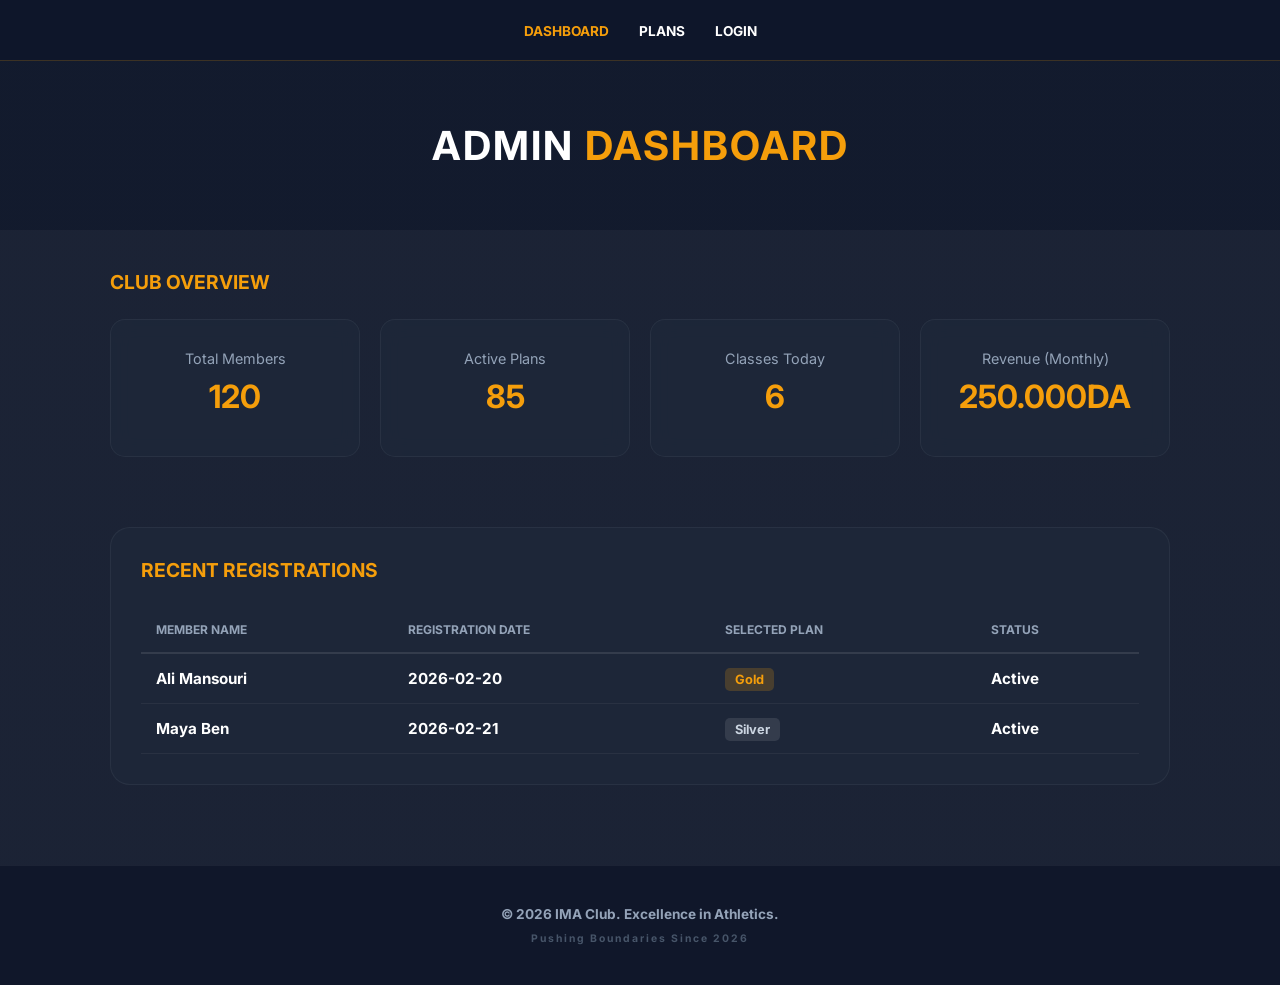
<file: admin-dashboard.html>
<!DOCTYPE html>
<html lang="en">
<head>
    <meta charset="UTF-8">
    <meta name="viewport" content="width=device-width, initial-scale=1.0">
    <title>Admin Dashboard | IMA Club</title>
    <link href="https://fonts.googleapis.com/css2?family=Inter:wght@400;600;800&display=swap" rel="stylesheet">
    <link rel="stylesheet" href="style-admin-dashboard.css">
</head>
<body>
    <nav class="navbar">
        <ul>
            <li><a href="admin-dashboard.html" class="active">Dashboard</a></li>
            <li><a href="admin-plans.html">Plans</a></li>
            <li><a href="admin-login.html">Login</a></li>
        </ul>
    </nav>
    <header class="dashboard-header">
        <h1>Admin <span class="gold-text">Dashboard</span></h1>
    </header>
    <main class="dashboard-container">
        <section>
            <h2 class="section-title">Club Overview</h2>
            <ul class="stats-list">
                <li>
                    Total Members
                    <strong>120</strong>
                </li>
                <li>
                    Active Plans
                    <strong>85</strong>
                </li>
                <li>
                    Classes Today
                    <strong>6</strong>
                </li>
                <li>
                    Revenue (Monthly)
                    <strong>250.000DA<strong>
                </li>
            </ul>
        </section>
        <section class="section-card">
            <h2 class="section-title">Recent Registrations</h2>
            <div class="table-responsive">
                <table>
                    <thead>
                        <tr>
                            <th>Member Name</th>
                    <th>Registration Date</th>
                            <th>Selected Plan</th>
                            <th>Status</th>
                        </tr>
                    </thead>
                    <tbody>
                        <tr>
                            <td>Ali Mansouri</td>
                            <td>2026-02-20</td>
                            <td><span class="plan-badge gold">Gold</span></td>
                            <td>Active</td>
                        </tr>
                        <tr>
                            <td>Maya Ben</td>
                          <td>2026-02-21</td>
                            <td><span class="plan-badge silver">Silver</span></td>
                            <td>Active</td>
                        </tr>
                    </tbody>
                </table>
            </div>
        </section>
    </main>
    <footer class="footer-bottom">
        <p>&copy; 2026 <strong>IMA Club</strong>. Excellence in Athletics.</p>
    </footer>
</body>
</html>
</file>
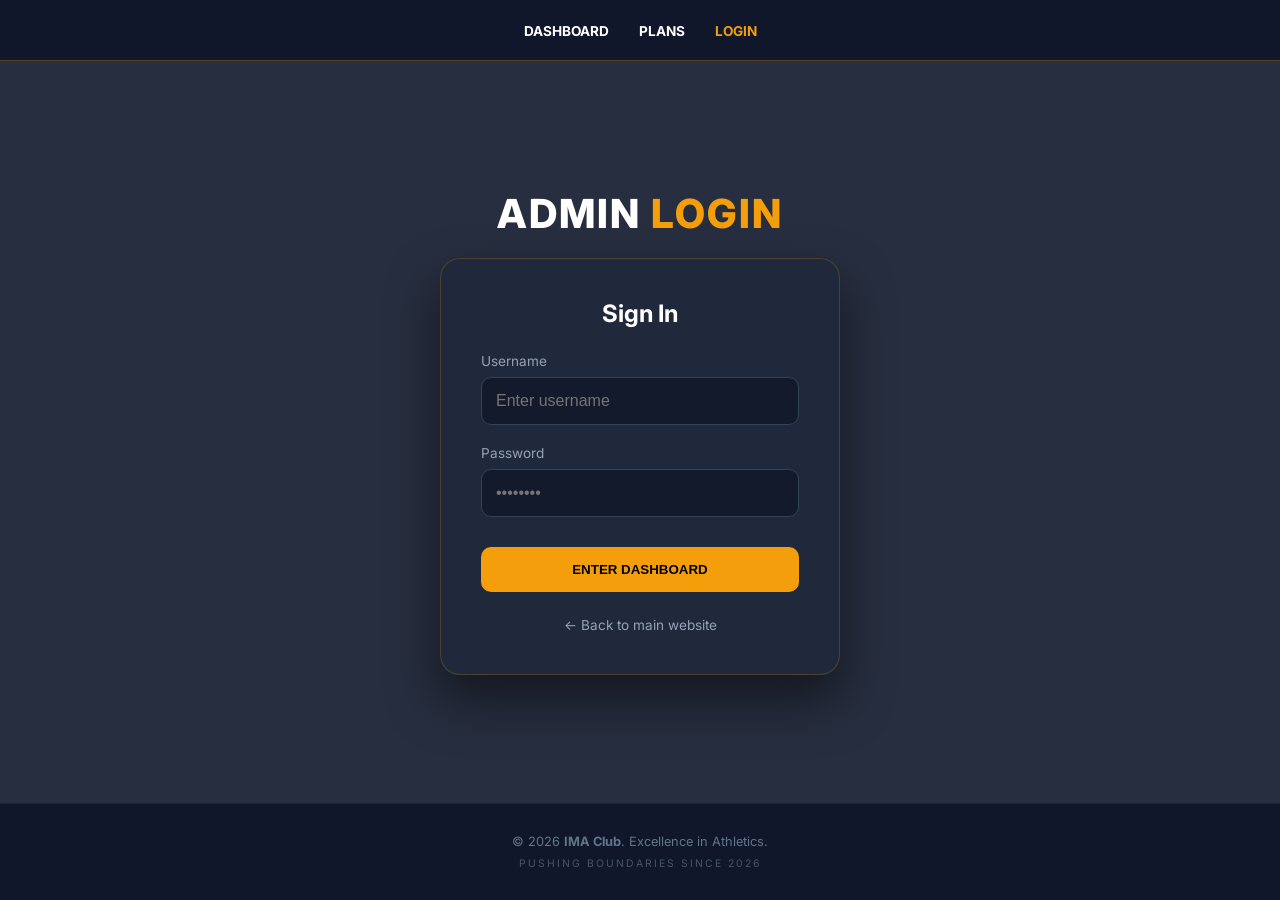
<file: admin-login.html>
<!DOCTYPE html>
<html lang="en">
<head>
    <meta charset="UTF-8">
    <meta name="viewport" content="width=device-width, initial-scale=1.0">
    <title>Admin Login | IMA Club</title>
    <link href="https://fonts.googleapis.com/css2?family=Inter:wght@400;600;800&display=swap" rel="stylesheet">
    <link rel="stylesheet" href="style-admin-login.css">
</head>
<body>

    <nav class="navbar">
        <ul>
            <li><a href="admin-dashboard.html">Dashboard</a></li>
            <li><a href="admin-plans.html">Plans</a></li>
            <li><a href="admin-login.html" class="active">Login</a></li>
        </ul>
    </nav>
    <div class="login-container">
        <header class="login-header">
            <h1>ADMIN <span class="gold-text">LOGIN</span></h1>
        </header>
        <div class="login-card">
            <h2>Sign In</h2>   
            <form class="login-form" method="POST" action="admin-dashboard.html">
                <div class="input-group">
                    <label>Username</label>
                    <input type="text" name="username" placeholder="Enter username" required>
                </div>     
                <div class="input-group">
                    <label>Password</label>
                    <input type="password" name="password" placeholder="••••••••" required>
                </div>    
                <button type="submit" class="login-btn">Enter Dashboard</button>
            </form>
            <a href="inddex.html" class="back-link">← Back to main website</a>
        </div>
    </div>
    <footer>
        <p>&copy; 2026 <strong>IMA Club</strong>. Excellence in Athletics.</p>
    </footer>
</body>
</html>
</file>
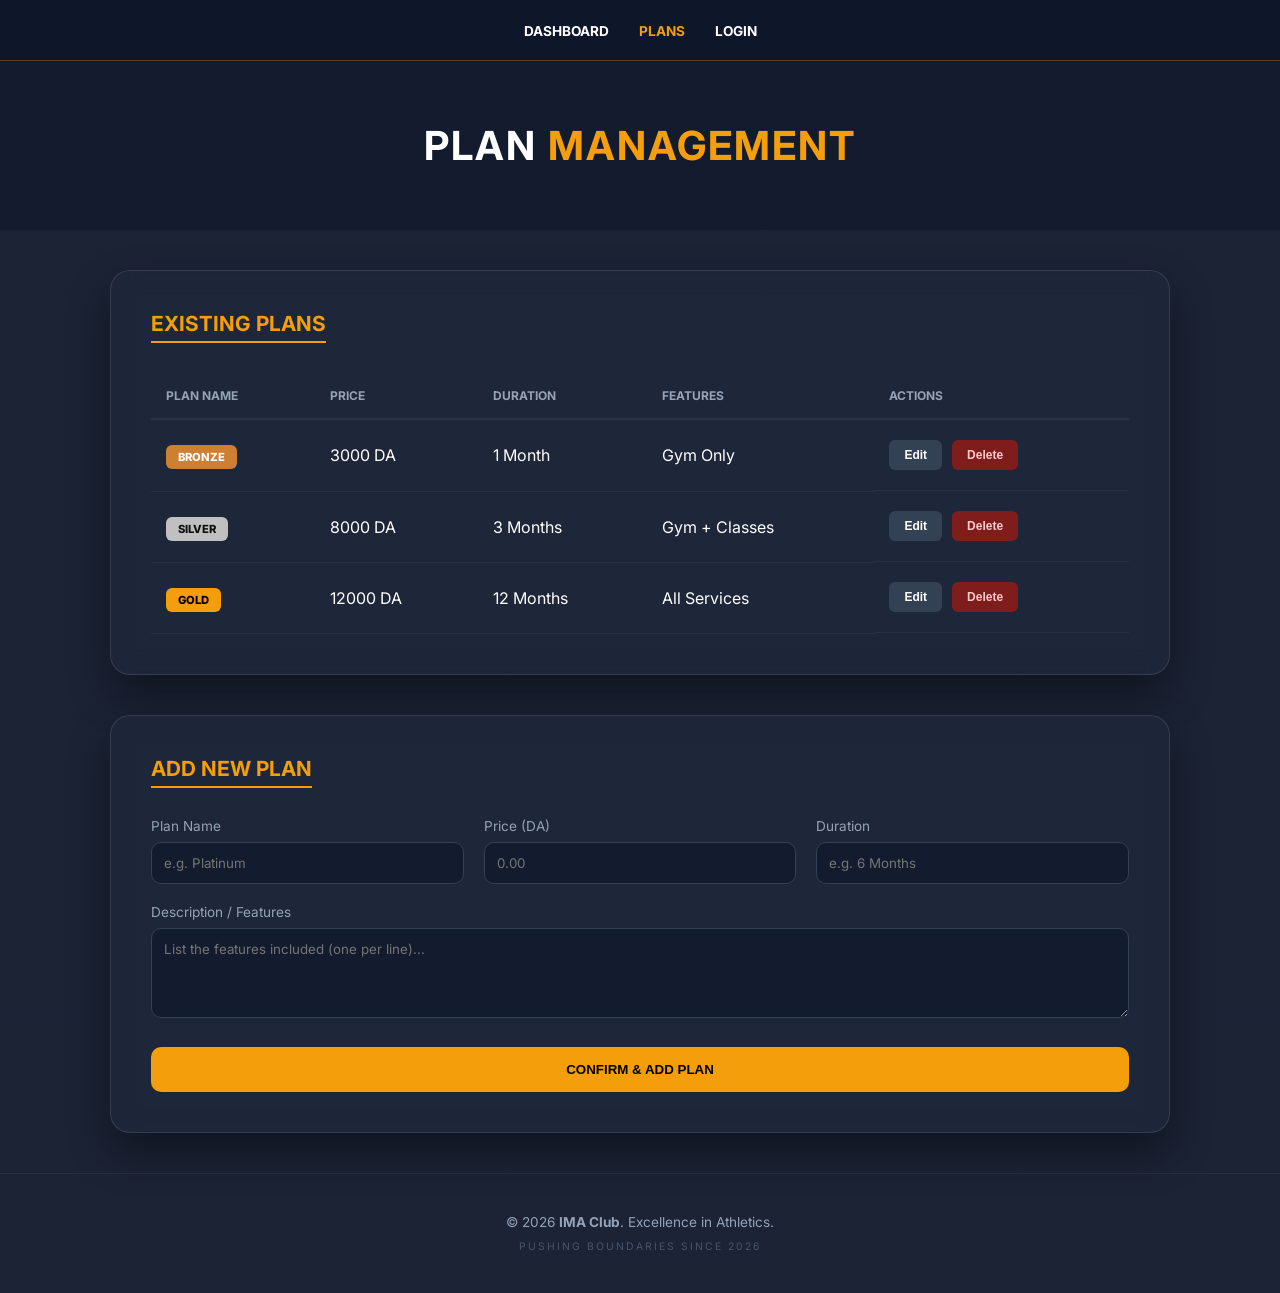
<file: admin-plans.html>
<!DOCTYPE html>
<html lang="en">
<head>
    <meta charset="UTF-8">
    <meta name="viewport" content="width=device-width, initial-scale=1.0">
    <title>Manage Plans | IMA Club</title>
    <link href="https://fonts.googleapis.com/css2?family=Inter:wght@400;600;800&display=swap" rel="stylesheet">
    <link rel="stylesheet" href="style-admin-plans.css">
</head>
<body>
    <nav class="navbar">
        <ul>
            <li><a href="admin-dashboard.html">Dashboard</a></li>
            <li><a href="admin-plans.html" class="active">Plans</a></li>
            <li><a href="admin-login.html">Login</a></li>
        </ul>
    </nav>
    <header class="admin-header">
        <h1>Plan <span class="gold-text">Management</span></h1>
    </header>
    <div class="admin-container">
        <main class="admin-content">            
            <section class="table-section">
                <div class="section-card">
                    <h2>Existing Plans</h2>
                    <div class="table-responsive">
                        <table>
                            <thead>
                                <tr>
                                 <th>Plan Name</th>
                                    <th>Price</th>
                                    <th>Duration</th>
                                    <th>Features</th>
                                    <th>Actions</th>
                                </tr>
                            </thead>
                            <tbody>
                                <tr>                                    <td><span class="plan-badge bronze-bg">Bronze</span></td>
                                  <td>3000 DA</td>
                                    <td>1 Month</td>
                                    <td>Gym Only</td>
                                    <td class="actions">
                                        <button class="btn-edit">Edit</button>
                                        <button class="btn-delete">Delete</button>
                                    </td>
                                </tr>
                                <tr>
                                    <td><span class="plan-badge silver-bg">Silver</span></td>
                                    <td>8000 DA</td>
                                    <td>3 Months</td>
                                    <td>Gym + Classes</td>
                                    <td class="actions">
                                        <button class="btn-edit">Edit</button>
                                        <button class="btn-delete">Delete</button>
                                    </td>
                                </tr>
                                <tr>                                  <td><span class="plan-badge gold-bg">Gold</span></td>                                  <td>12000 DA</td>
                                    <td>12 Months</td>
                                    <td>All Services</td>
                                    <td class="actions">                                    <button class="btn-edit">Edit</button>
                                        <button class="btn-delete">Delete</button>
                                    </td>
                                </tr>
                            </tbody>
                        </table>
                    </div>
                </div>
            </section>
            <section class="form-section">
                <div class="section-card">
                    <h2>Add New Plan</h2>
                    <form class="admin-form">
                        <div class="form-grid">
                            <div class="input-group">
                              <label>Plan Name</label>
                                <input type="text" placeholder="e.g. Platinum" required>
                                </div>
                            <div class="input-group">
                                <label>Price (DA)</label>
                                <input type="number" placeholder="0.00" required>
                            </div>
                            <div class="input-group">                              <label>Duration</label>
                                <input type="text" placeholder="e.g. 6 Months" required>
                            </div>
                            <div class="input-group full-width">                              <label>Description / Features</label>
                                <textarea rows="4" placeholder="List the features included (one per line)..."></textarea>
                            </div>
                        </div>
                        <button type="submit" class="btn-add">Confirm & Add Plan</button>
                    </form>
                </div>
            </section>
        </main>
    </div>
    <footer class="footer-bottom">
        <p>&copy; 2026 <strong>IMA Club</strong>. Excellence in Athletics.</p>
    </footer>
</body>
</html>
</file>
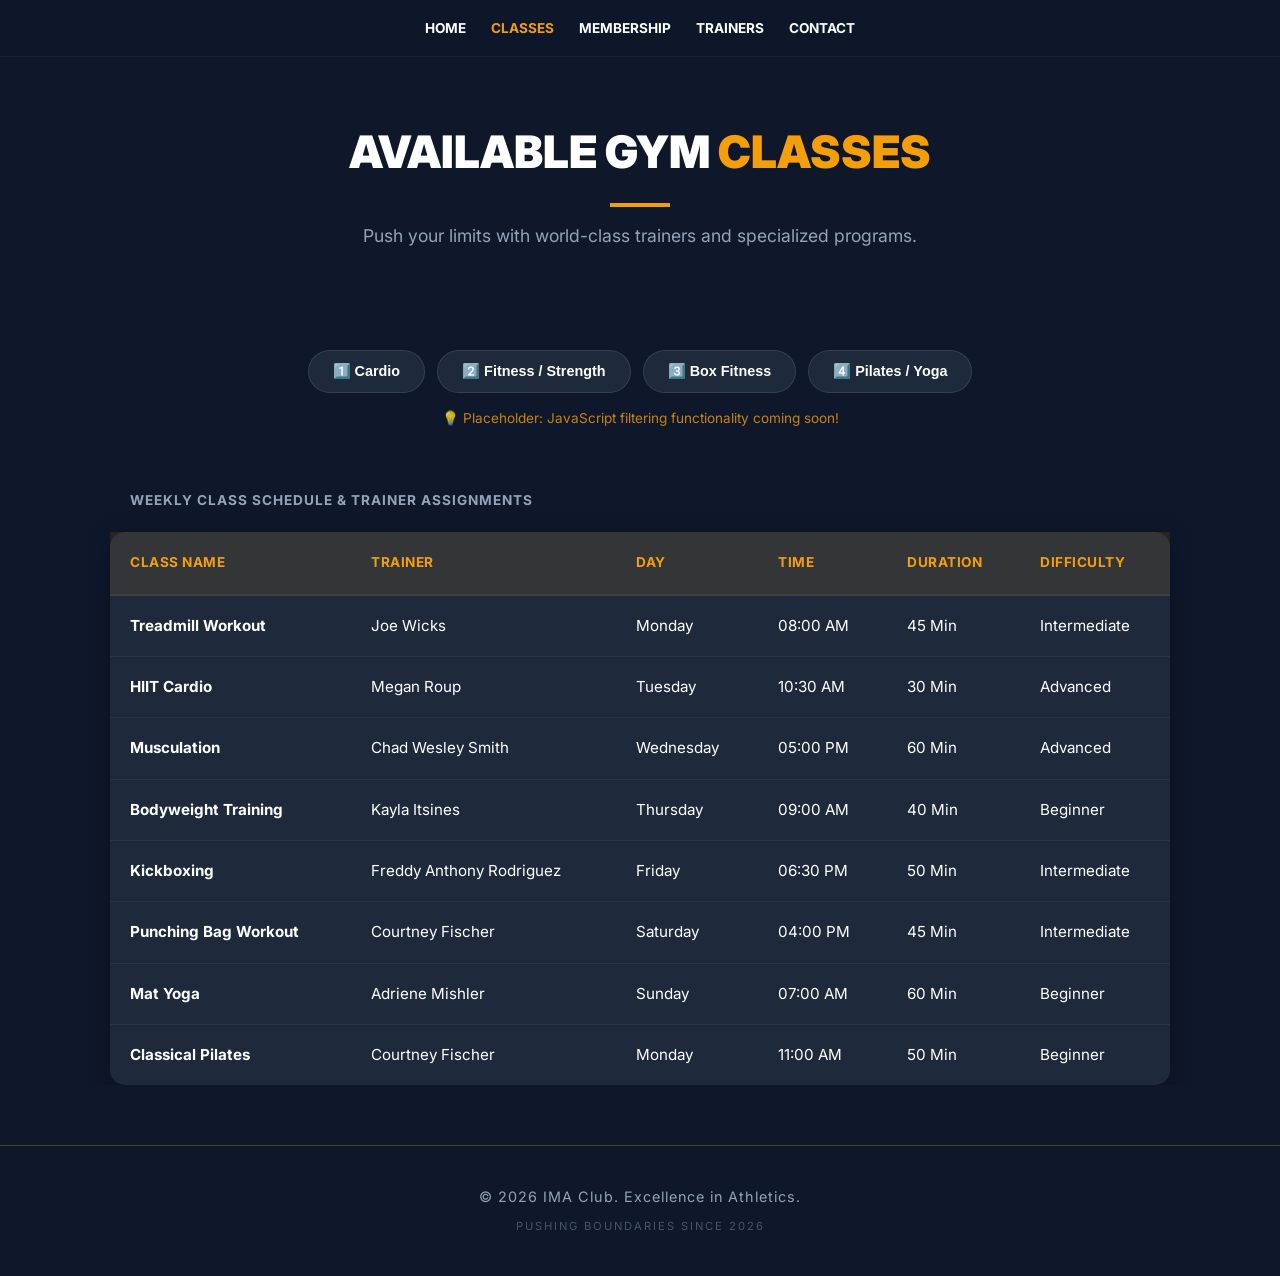
<file: classes.html>
<!DOCTYPE html>
<html lang="en">
<head>
    <meta charset="UTF-8">
   <meta name="viewport" content="width=device-width, initial-scale=1.0">
<link rel="stylesheet" href="style-classes.css">
    <title>Gym Class Schedule | Global Fitness</title>
</head>
<body>
<nav class="navbar">
  <input type="checkbox" id="check">
  <label for="check" class="checkbtn">☰</label>

  <ul>
    <li><a href="inddex.html">home </a></li>
    <li><a href="classes.html" class="active">Classes</a></li>
    <li><a href="member.html">Membership</a></li>
    <li><a href="trainer.html">Trainers</a></li>
    <li><a href="contact.html">Contact</a></li>
  </ul>
</nav>
<header>
    <h1>AVAILABLE GYM <span class="gold-text"> CLASSES</span></h1>
    <p>Push your limits with world-class trainers and specialized programs.</p>
</header>
<div class="filter-container">
    <div class="category-group">
        <button class="category-btn">1️⃣ Cardio</button>
        <button class="category-btn">2️⃣ Fitness / Strength</button>
        <button class="category-btn">3️⃣ Box Fitness</button>
        <button class="category-btn">4️⃣ Pilates / Yoga</button>
    </div>
    <span class="js-note">💡 Placeholder: JavaScript filtering functionality coming soon!</span>
</div>

<div class="table-container">
    <table>
        <caption>Weekly Class Schedule & Trainer Assignments</caption>
        <thead>
            <tr>
                <th>Class Name</th>
                <th>Trainer</th>
                <th>Day</th>
                <th>Time</th>
                <th>Duration</th>
                <th>Difficulty</th>
            </tr>
        </thead>
        <tbody>
            <tr>
                <td><a href="class-details.html" class="class-link">Treadmill Workout</a></td>
                <td>Joe Wicks</td>
                <td>Monday</td>
                <td>08:00 AM</td>
                <td>45 Min</td>
                <td>Intermediate</td>
            </tr>
            <tr>
                <td><a href="class-details.html" class="class-link">HIIT Cardio</a></td>
                <td>Megan Roup</td>
                <td>Tuesday</td>
                <td>10:30 AM</td>
                <td>30 Min</td>
                <td>Advanced</td>
            </tr>

            <tr>
                <td><a href="class-details.html" class="class-link">Musculation</a></td>
                <td>Chad Wesley Smith</td>
                <td>Wednesday</td>
                <td>05:00 PM</td>
                <td>60 Min</td>
                <td>Advanced</td>
            </tr>
            <tr>
                <td><a href="class-details.html" class="class-link">Bodyweight Training</a></td>
                <td>Kayla Itsines</td>
                <td>Thursday</td>
                <td>09:00 AM</td>
                <td>40 Min</td>
                <td>Beginner</td>
            </tr>

            <tr>
                <td><a href="class-details.html" class="class-link">Kickboxing</a></td>
                <td>Freddy Anthony Rodriguez</td>
                <td>Friday</td>
                <td>06:30 PM</td>
                <td>50 Min</td>
                <td>Intermediate</td>
            </tr>
            <tr>
                <td><a href="class-details.html" class="class-link">Punching Bag Workout</a></td>
                <td>Courtney Fischer</td>
                <td>Saturday</td>
                <td>04:00 PM</td>
                <td>45 Min</td>
                <td>Intermediate</td>
            </tr>

            <tr>
                <td><a href="class-details.html" class="class-link">Mat Yoga</a></td>
                <td>Adriene Mishler</td>
                <td>Sunday</td>
                <td>07:00 AM</td>
                <td>60 Min</td>
                <td>Beginner</td>
            </tr>
            <tr>
                <td><a href="class-details.html" class="class-link">Classical Pilates</a></td>
                <td>Courtney Fischer</td>
                <td>Monday</td>
                <td>11:00 AM</td>
                <td>50 Min</td>
                <td>Beginner</td>
            </tr>
        </tbody>
    </table>
</div>

    <footer> <p>&copy; 2026 IMA Club. Excellence in Athletics.</p></footer>
  
</body>

</html>
</file>
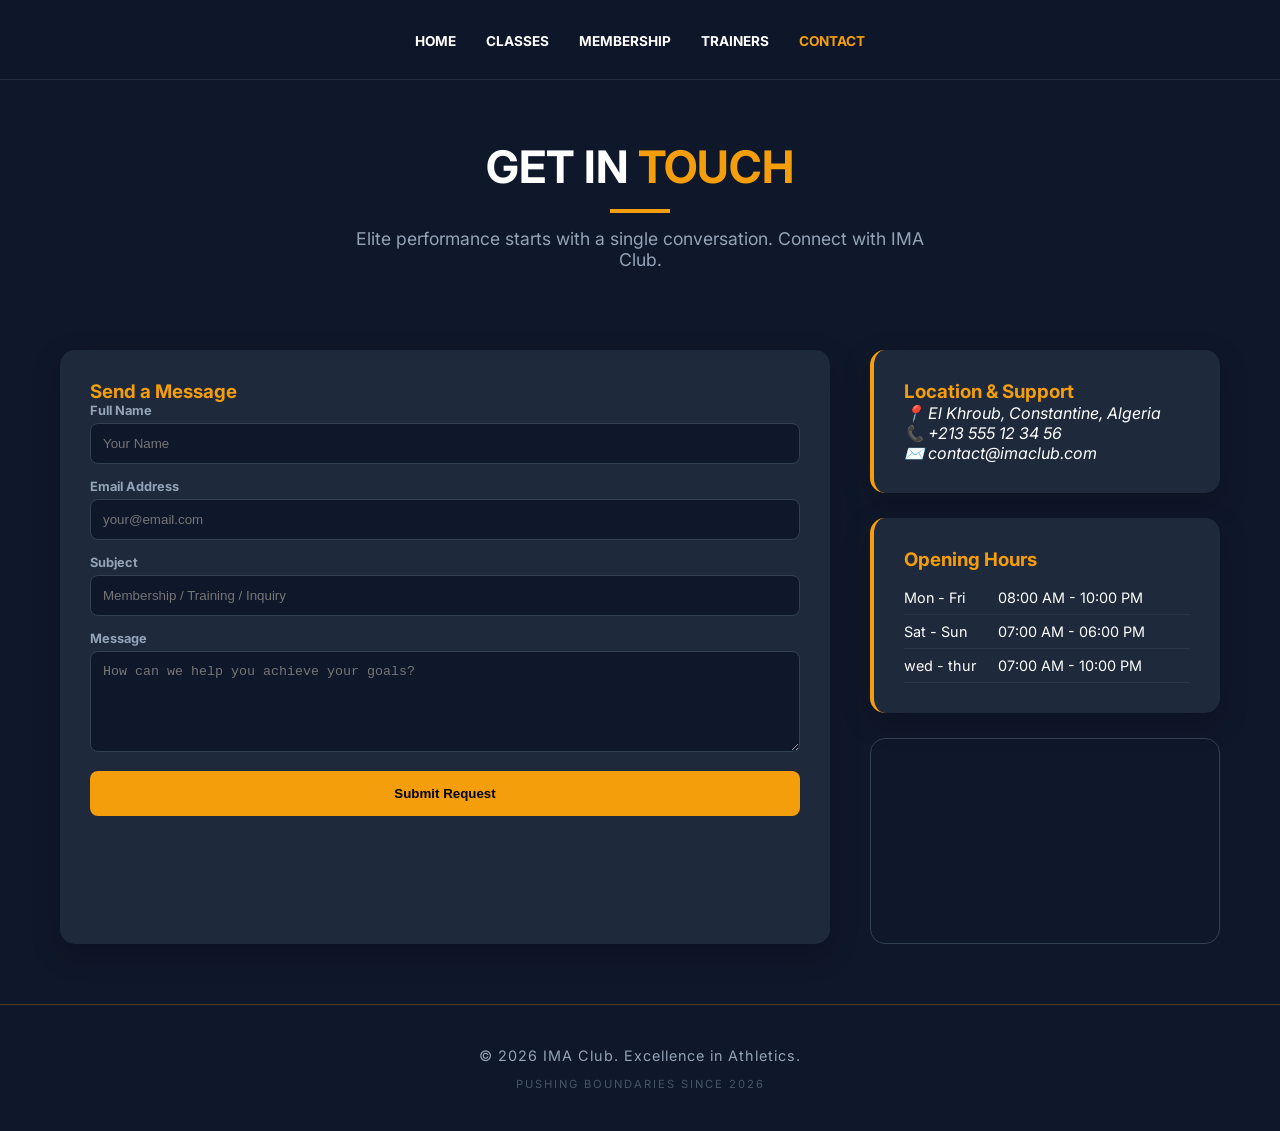
<file: contact.html>
<!DOCTYPE html>
<html lang="en">
<head>
    <meta charset="UTF-8">
    <meta name="viewport" content="width=device-width, initial-scale=1.0">
    <title>Contact Us | IMA Club</title>

    <link rel="stylesheet" href="style-contact.css">
</head>
<body>
    <nav class="navbar">
  <input type="checkbox" id="check">
  <label for="check" class="checkbtn">☰</label>

  <ul>
    <li><a href="inddex.html" >Home</a></li>
    <li><a href="classes.html">Classes</a></li>
    <li><a href="member.html">Membership</a></li>
    <li><a href="trainer.html">Trainers</a></li>
    <li><a href="contact.html"  class="active">Contact</a></li>
  </ul>
</nav>
    <header class="page-header">
        <h1>GET IN <span class="gold-text">TOUCH</span></h1>
        <div class="gold-line"></div>
        <p>Elite performance starts with a single conversation. Connect with IMA Club.</p>

    </header>
    <main class="contact-layout">
  
        <section class="contact-form-container">
            <h3 class="gold-text">Send a Message</h3>
            <form action="#">
                <div class="form-group">
                    <label>Full Name</label>
                    <input type="text" placeholder="Your Name" required>
                </div>
                
                <div class="form-group">
                    <label>Email Address</label>
                    <input type="email" placeholder="your@email.com" required>
                </div>

                <div class="form-group">
                    <label>Subject</label>
                    <input type="text" placeholder="Membership / Training / Inquiry" required>
                </div>

                <div class="form-group">
                    <label>Message</label>
                    <textarea rows="5" placeholder="How can we help you achieve your goals?" required></textarea>
                </div>

                <button type="submit" class="submit-btn">Submit Request</button>
            </form>
        </section>

    
        <aside class="contact-info-sidebar">
            <div class="info-block">
                <h3 class="gold-text">Location & Support</h3>
                <address>
                    <p>📍 El Khroub, Constantine, Algeria</p>
                    <p>📞 +213 555 12 34 56</p>
                    <p>✉️ contact@imaclub.com</p>
                </address>
            </div>

            <div class="info-block">
                <h3 class="gold-text">Opening Hours</h3>
             
                    <table class="hours-table">
                        <tr><td>Mon - Fri</td><td>08:00 AM - 10:00 PM</td></tr>
                        <tr><td>Sat - Sun</td><td>07:00 AM - 06:00 PM</td></tr>
                          <tr><td>wed - thur </td><td>07:00 AM - 10:00 PM</td></tr>
                  
                </table>
            </div>

            <div class="map-container">
                <iframe 
                    src="https://www.google.com/maps?q=El+Khroub,Constantine,Algeria&output=embed" 
                    width="100%" 
                    height="200" 
                    style="border:0;" 
                    allowfullscreen="" 
                    loading="lazy">
                </iframe>
            </div>
        </aside>
    </main>

    <footer>
        <p>&copy; 2026 IMA Club. Excellence in Athletics.</p>
    </footer>

</body>

</html>
</file>
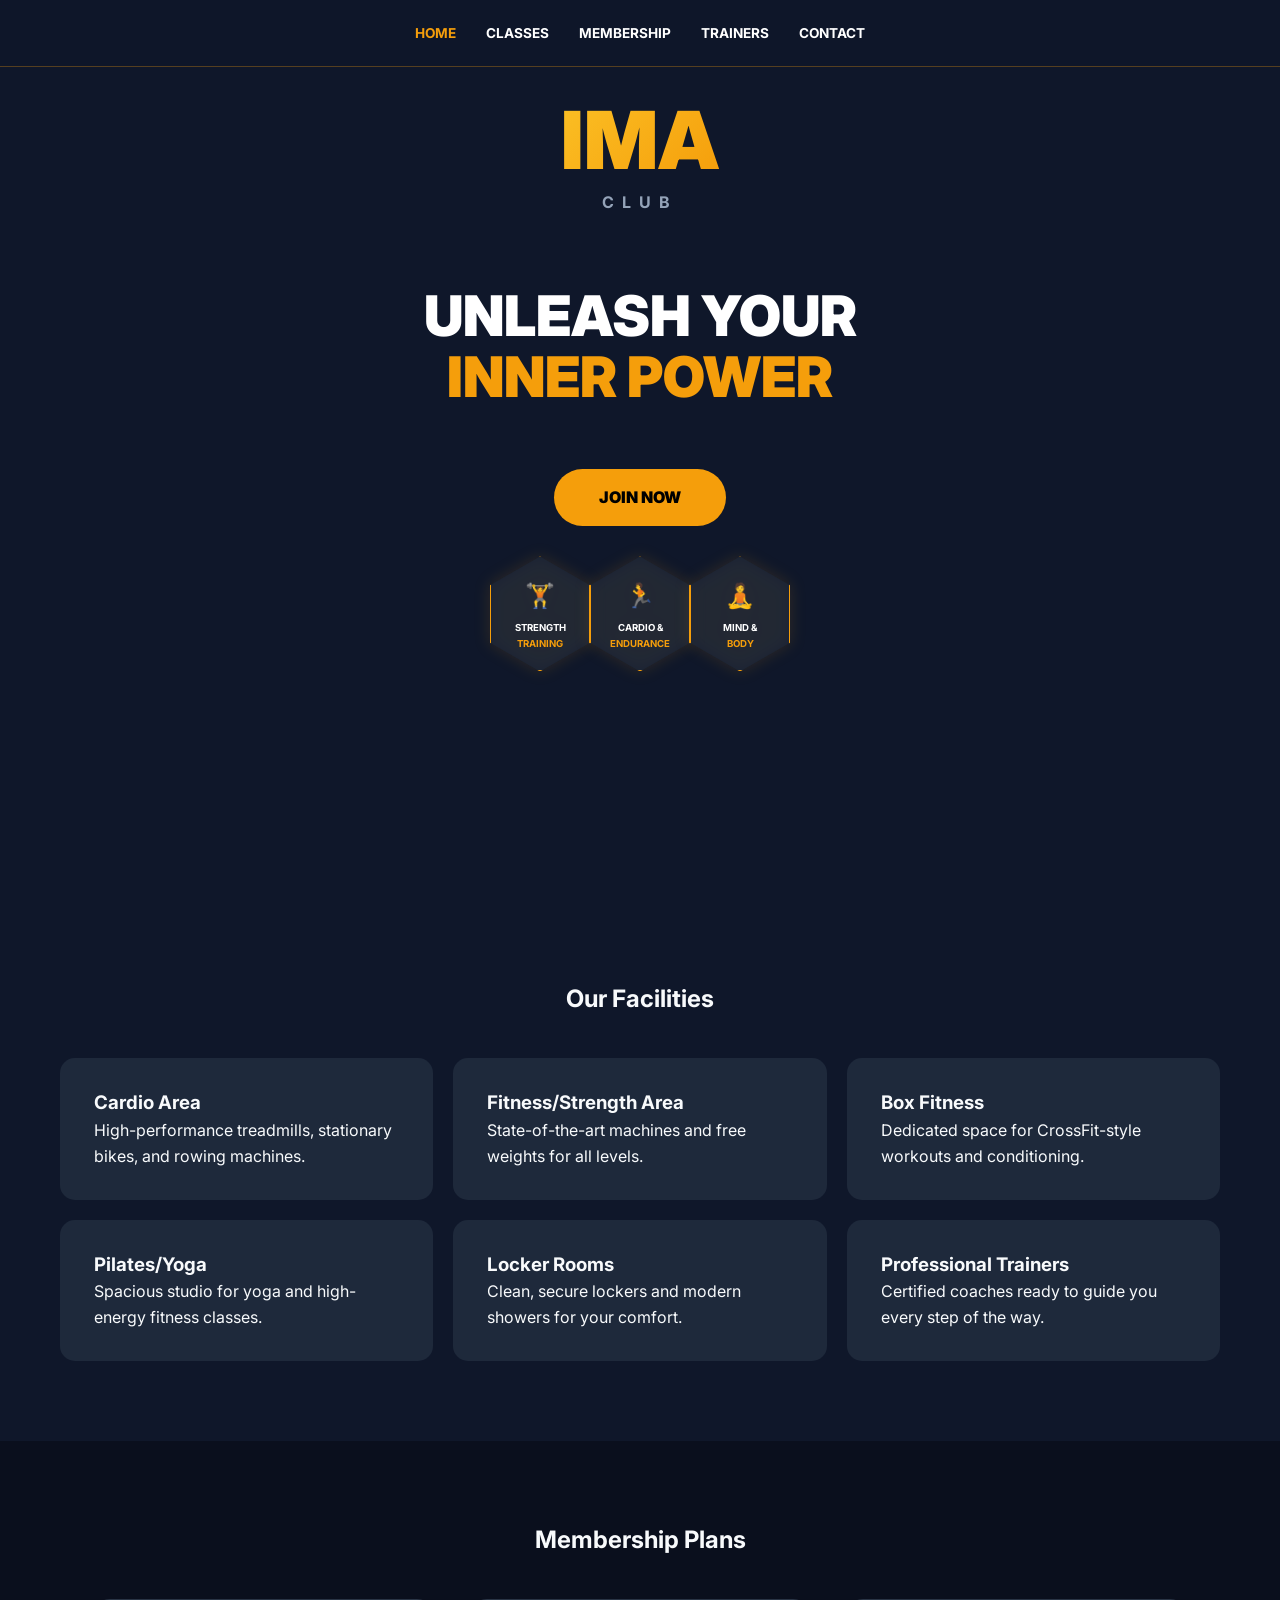
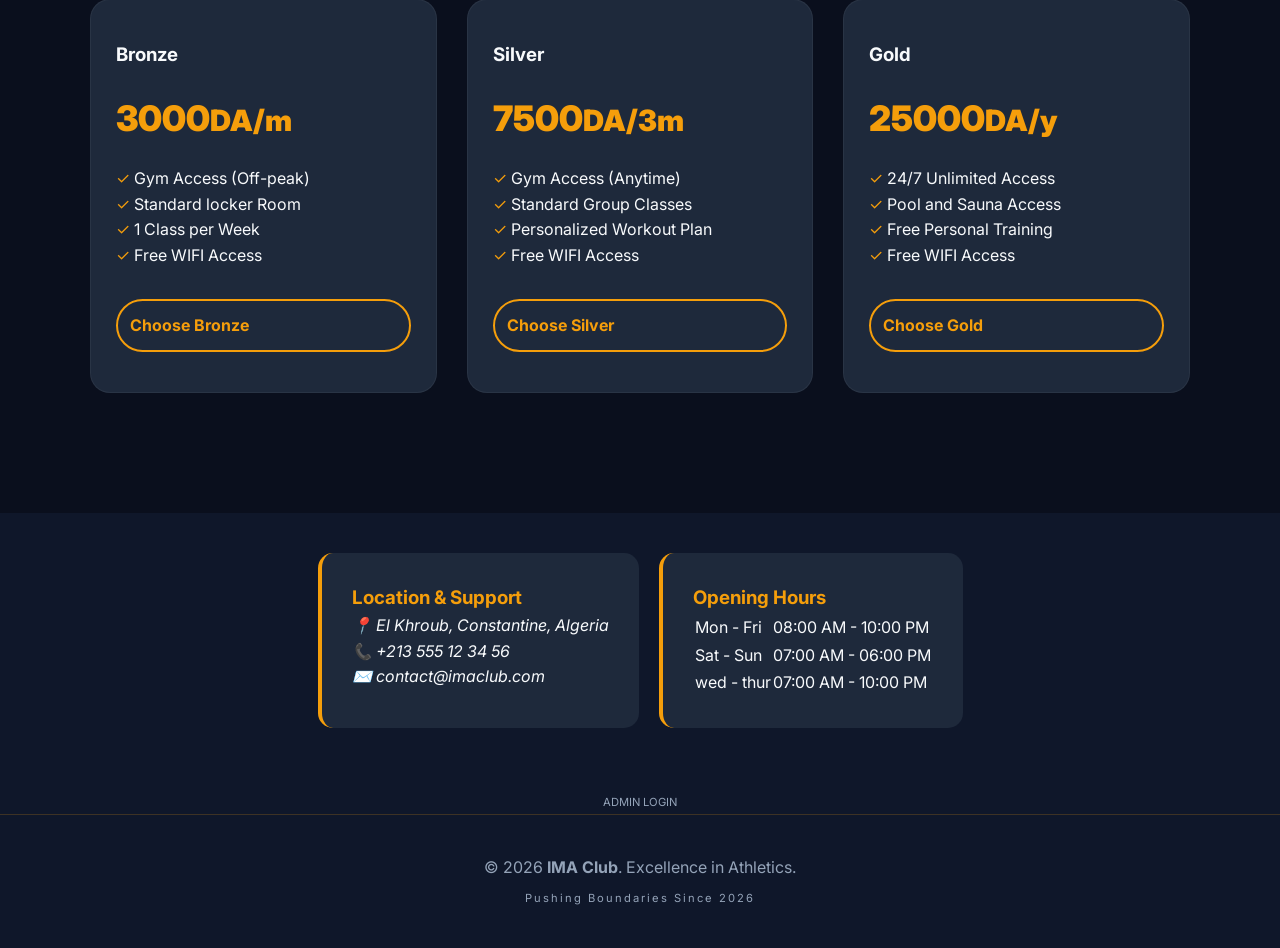
<file: inddex.html>
<!DOCTYPE html>
<html lang="en">
<head>
    <meta charset="UTF-8">
    <meta name="viewport" content="width=device-width, initial-scale=1.0">
    <title>IMA Club | Unleash Your Power</title>
    <link href="https://fonts.googleapis.com/css2?family=Inter:wght@400;700;900&display=swap" rel="stylesheet">
    <link rel="stylesheet" href="style.css">
</head>
<body>

<header class="hero-section">
    <div class="hero-content">
        <div class="logo-group">
            <div class="ima-logo">IMA</div>
            <span class="club-tag">Club</span>
        </div>
        <h1 class="hero-title">
            UNLEASH YOUR <br>
            <span class="gold-text">INNER POWER</span>
        </h1>
        <a href="member.html" class="cta-button">Join Now</a>

<div class="hex-wrapper">
        <div class="hex-item">
            <div class="hexagon">
                <div class="hex-content">
                    <div class="hex-icon gold-text">🏋️</div>
                    <h3>STRENGTH<br><span class="gold-text">TRAINING</span></h3>
                </div>
            </div>
        </div>

        <div class="hex-item">
            <div class="hexagon">
                <div class="hex-content">
                    <div class="hex-icon gold-text">🏃</div>
                    <h3>CARDIO &<br><span class="gold-text">ENDURANCE</span></h3>
                </div>
            </div>
        </div>

        <div class="hex-item">
            <div class="hexagon">
                <div class="hex-content">
                    <div class="hex-icon gold-text">🧘</div>
                    <h3>MIND &<br><span class="gold-text">BODY</span></h3>
                </div>
            </div>
        </div>
    </div>

</header>
<nav class="navbar">
  <input type="checkbox" id="check">
  <label for="check" class="checkbtn">☰</label>

  <ul>
    <li><a href="inddex.html" class="active">Home</a></li>
    <li><a href="classes.html">Classes</a></li>
    <li><a href="member.html">Membership</a></li>
    <li><a href="trainer.html">Trainers</a></li>
    <li><a href="contact.html">Contact</a></li>
  </ul>
</nav>
    <nav class="navbar">
        <ul>
            <li><a href="inddex.html" class="active">Home</a></li>
            <li><a href="classes.html">Classes</a></li>
            <li><a href="member.html">Membership</a></li>
            <li><a href="trainer.html">Trainers</a></li>
            <li><a href="contact.html">Contact</a></li>
        </ul>
    </nav>

    <main>
        

        <section class="our">  
            <h2>Our Facilities</h2>
            <div class="facilities-grid">
                <article>
                    <h3>Cardio Area</h3>
                    <p>High-performance treadmills, stationary bikes, and rowing machines.</p>
                </article>
                <article>
                    <h3>Fitness/Strength Area</h3>
                    <p>State-of-the-art machines and free weights for all levels.</p>
                </article>
                <article>
                    <h3>Box Fitness</h3>
                    <p>Dedicated space for CrossFit-style workouts and conditioning.</p>
                </article> 
                <article>
                    <h3>Pilates/Yoga</h3>
                    <p>Spacious studio for yoga and high-energy fitness classes.</p>
                </article> 
                <article>
                    <h3>Locker Rooms</h3>
                    <p>Clean, secure lockers and modern showers for your comfort.</p>
                </article> 
                <article>
                    <h3>Professional Trainers</h3>
                    <p>Certified coaches ready to guide you every step of the way.</p>
                </article> 
            </div>
        </section>

        <section id="membership">
            <h2>Membership Plans</h2>
            <div class="plans-grid">
                <article class="plan-card">
                    <h3>Bronze</h3>   
                    <div class="price">3000<small>DA/m</small></div>
                    <ul>                
                        <li>Gym Access (Off-peak)</li>
                        <li>Standard locker Room</li>
                        <li>1 Class per Week</li>
                        <li>Free WIFI Access</li>
                    </ul>
                    <a href="member.html" class="cta-btn">Choose Bronze</a>
                </article>

                <article class="plan-card">
                    <h3>Silver</h3>
                    <div class="price">7500<small>DA/3m</small></div>
                    <ul>
                        <li>Gym Access (Anytime)</li>
                        <li>Standard Group Classes</li>
                        <li>Personalized Workout Plan</li>
                        <li>Free WIFI Access</li>
                    </ul>
                    <a href="member.html" class="cta-btn">Choose Silver</a>
                </article>

                <article class="plan-card">
                    <h3>Gold</h3>
                    <div class="price">25000<small>DA/y</small></div>
                    <ul>
                        <li>24/7 Unlimited Access</li>
                        <li>Pool and Sauna Access</li>
                        <li>Free Personal Training</li>
                        <li>Free WIFI Access</li>
                    </ul>
                    <a href="member.html" class="cta-btn">Choose Gold</a>
                </article>
            </div>
        </section>

        <section class="contact-preview">
            <div class="contact-container">
                <div class="info-block">
                    <h3 class="gold-text">Location & Support</h3>
                    <address>
                        <p>📍 El Khroub, Constantine, Algeria</p>
                        <p>📞 +213 555 12 34 56</p>
                              <p>✉️ contact@imaclub.com</p>
                    </address>
                </div>

                <div class="info-block">
                    <h3 class="gold-text">Opening Hours</h3>
                    <table class="hours-table">
                        <tr><td>Mon - Fri</td><td>08:00 AM - 10:00 PM</td></tr>
                        <tr><td>Sat - Sun</td><td>07:00 AM - 06:00 PM</td></tr>
                         <tr><td>wed - thur</td><td>07:00 AM - 10:00 PM</td></tr>
                    </table>
                </div>
            </div>
            <div class="link">
                <a href="admin-login.html" class="admin-link">ADMIN LOGIN</a>
            </div>
        </section>
    </main>

    <footer>
        <p>&copy; 2026 <strong>IMA Club</strong>. Excellence in Athletics.</p>
    </footer>

</body>

</html>
</file>
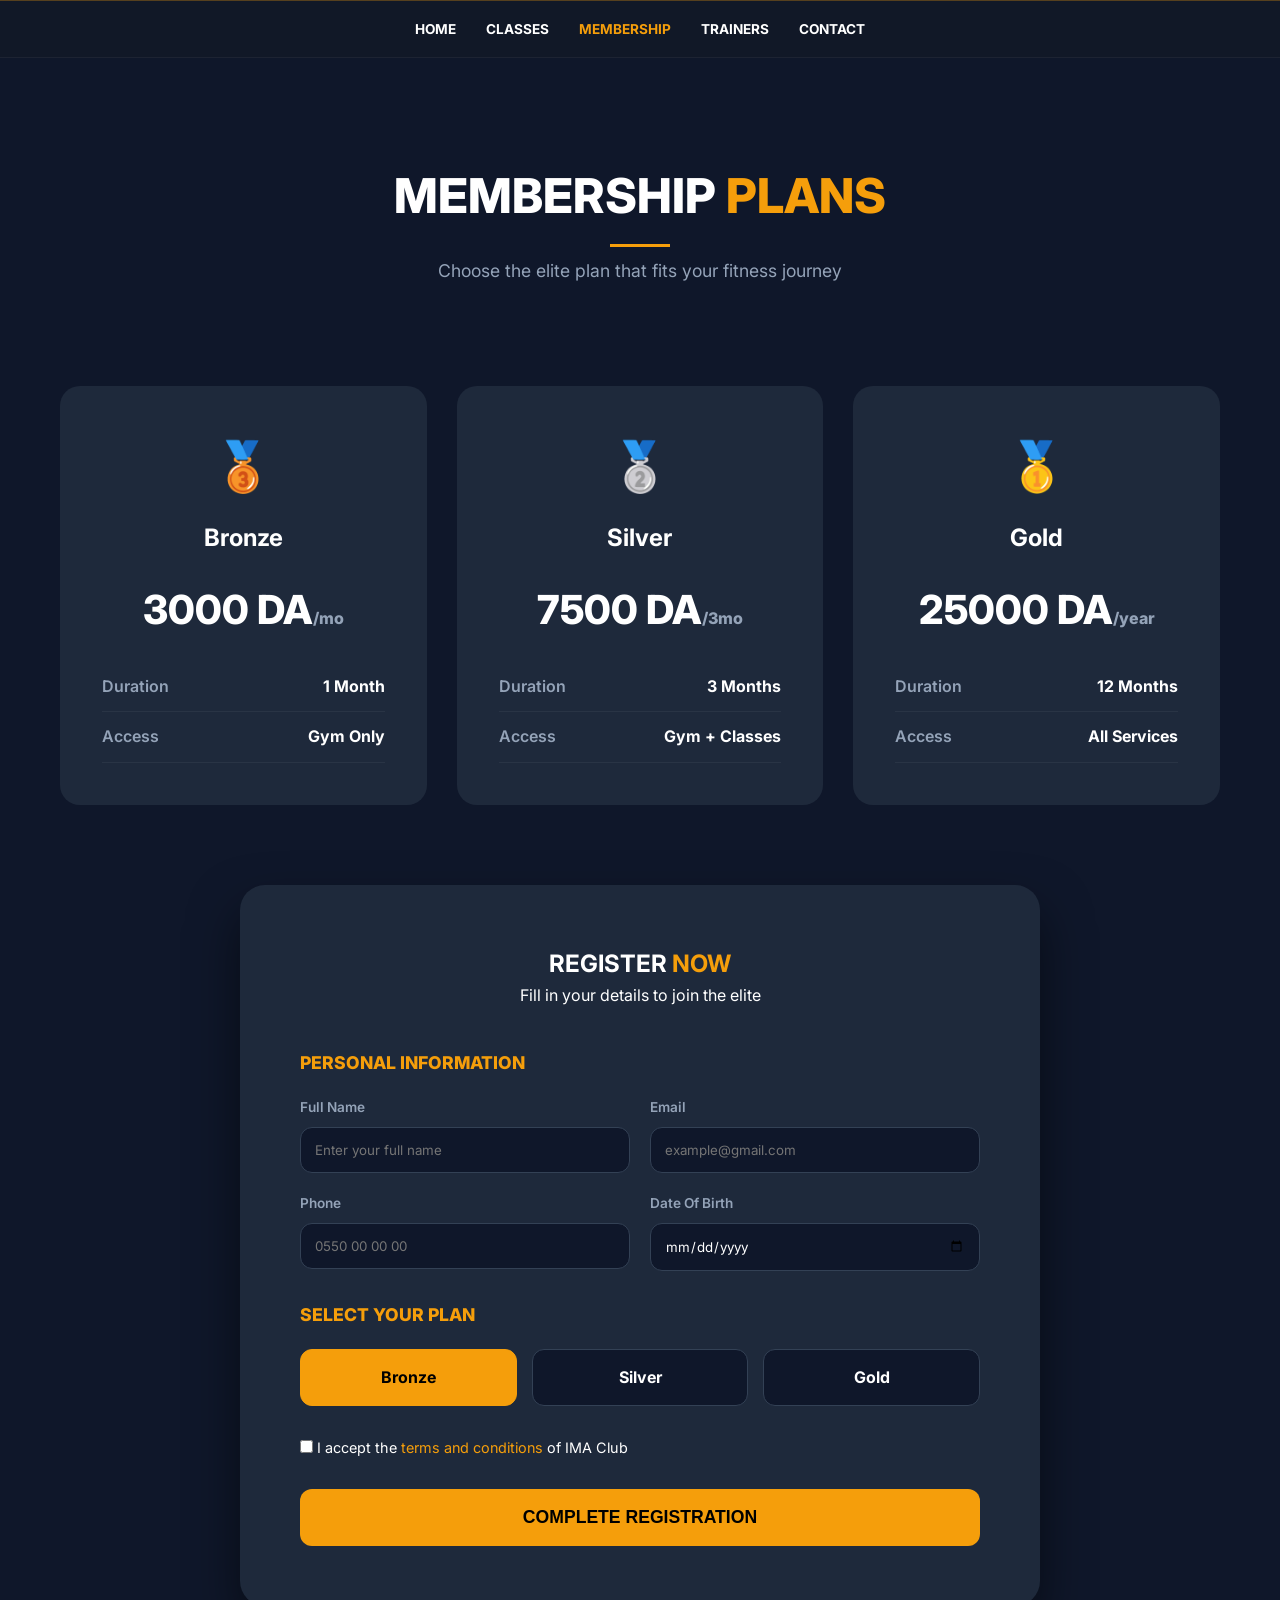
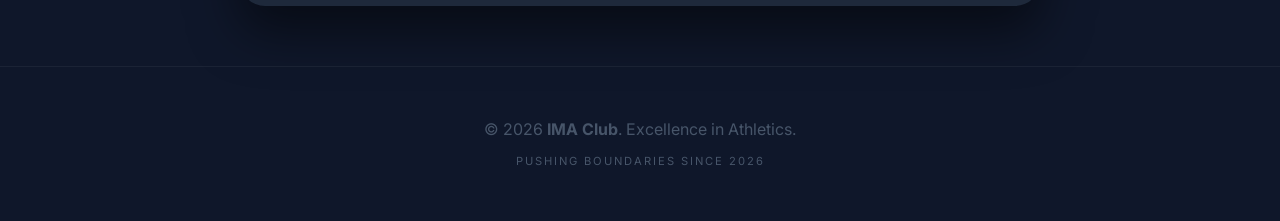
<file: member.html>
<!DOCTYPE html>
<html lang="en">
<head>
    <meta charset="UTF-8">
    <meta name="viewport" content="width=device-width, initial-scale=1.0">
    <link rel="stylesheet" href="style-member.css">
    <title>Membership | IMA Club</title>
</head>
<body>
    <nav class="navbar">
  <input type="checkbox" id="check">
  <label for="check" class="checkbtn">☰</label>

  <ul>
    <li><a href="inddex.html">Home</a></li>
    <li><a href="classes.html">Classes</a></li>
    <li><a href="member.html"  class="active">Membership</a></li>
    <li><a href="trainer.html">Trainers</a></li>
    <li><a href="contact.html">Contact</a></li>
  </ul>
</nav>
    <header class="membership-header">
        <h1>MEMBERSHIP <span class="gold-text">PLANS</span></h1>
        <div class="gold-line"></div>
        <p>Choose the elite plan that fits your fitness journey</p>
    </header>


    <main class="membership-container">

        <section class="plans-grid">
            <article class="plan-card bronze">
                <div class="plan-icon">🥉</div>
                <h2>Bronze</h2>
                <div class="price">3000 DA<span>/mo</span></div>
                <dl>
                    <div class="detail-row">
                        <dt>Duration</dt><dd>1 Month</dd>
                    </div>
                    <div class="detail-row">
                        <dt>Access</dt><dd>Gym Only</dd>
                    </div>
                </dl>
            </article>

            <article class="plan-card silver">
                <div class="plan-icon">🥈</div>
                <h2>Silver</h2>
                <div class="price">7500 DA<span>/3mo</span></div>
                <dl>
                    <div class="detail-row">
                        <dt>Duration</dt><dd>3 Months</dd>
                    </div>
                    <div class="detail-row">
                        <dt>Access</dt><dd>Gym + Classes</dd>
                    </div>
                </dl>
            </article>

            <article class="plan-card gold">
                <div class="plan-icon">🥇</div>
                <h2>Gold</h2>
                <div class="price">25000 DA<span>/year</span></div>
                <dl>
                    <div class="detail-row">
                        <dt>Duration</dt><dd>12 Months</dd>
                    </div>
                    <div class="detail-row">
                        <dt>Access</dt><dd>All Services</dd>
                    </div>
                </dl>
            </article>
        </section>
        <section class="registration-section">
            <div class="form-header">
                <h2>REGISTER <span class="gold-text">NOW</span></h2>
                <p>Fill in your details to join the elite</p>
            </div>

            <form class="membership-form">
                <fieldset>
                    <legend>Personal Information</legend>
                    <div class="input-grid">
                        <div class="field">
                            <label>Full Name</label>
                            <input type="text" name="fullname" placeholder="Enter your full name" required>
                        </div>
                        <div class="field">
                            <label>Email</label>
                            <input type="email" name="email" placeholder="example@gmail.com" required>
                        </div>
                        <div class="field">
                            <label>Phone</label>
                            <input type="tel" name="phone" placeholder="0550 00 00 00" required>
                        </div>
                        <div class="field">
                            <label>Date Of Birth</label>
                            <input type="date" name="dob" required>
                        </div>
                    </div>
                </fieldset>

                <fieldset class="plan-selection">
                    <legend>Select Your Plan</legend>
                    <div class="radio-group">
                        <label class="radio-label">
                            <input type="radio" name="plan" value="bronze" checked>
                            <span class="custom-radio">Bronze</span>
                        </label>
                        <label class="radio-label">
                            <input type="radio" name="plan" value="silver">
                            <span class="custom-radio">Silver</span>
                        </label>
                        <label class="radio-label">
                            <input type="radio" name="plan" value="gold">
                            <span class="custom-radio">Gold</span>
                        </label>
                    </div>
                </fieldset>

                <div class="terms-area">
                    <label class="checkbox-label">
                        <input type="checkbox" required> 
                        <span>I accept the <a href="#">terms and conditions</a> of IMA Club</span>
                    </label>
                </div>

                <button type="submit" class="submit-btn">Complete Registration</button>
            </form>
        </section>
    </main>

    <footer class="main-footer">
        <p>&copy; 2026 <strong>IMA Club</strong>. Excellence in Athletics.</p>
    </footer>

</body>
</html>
</file>
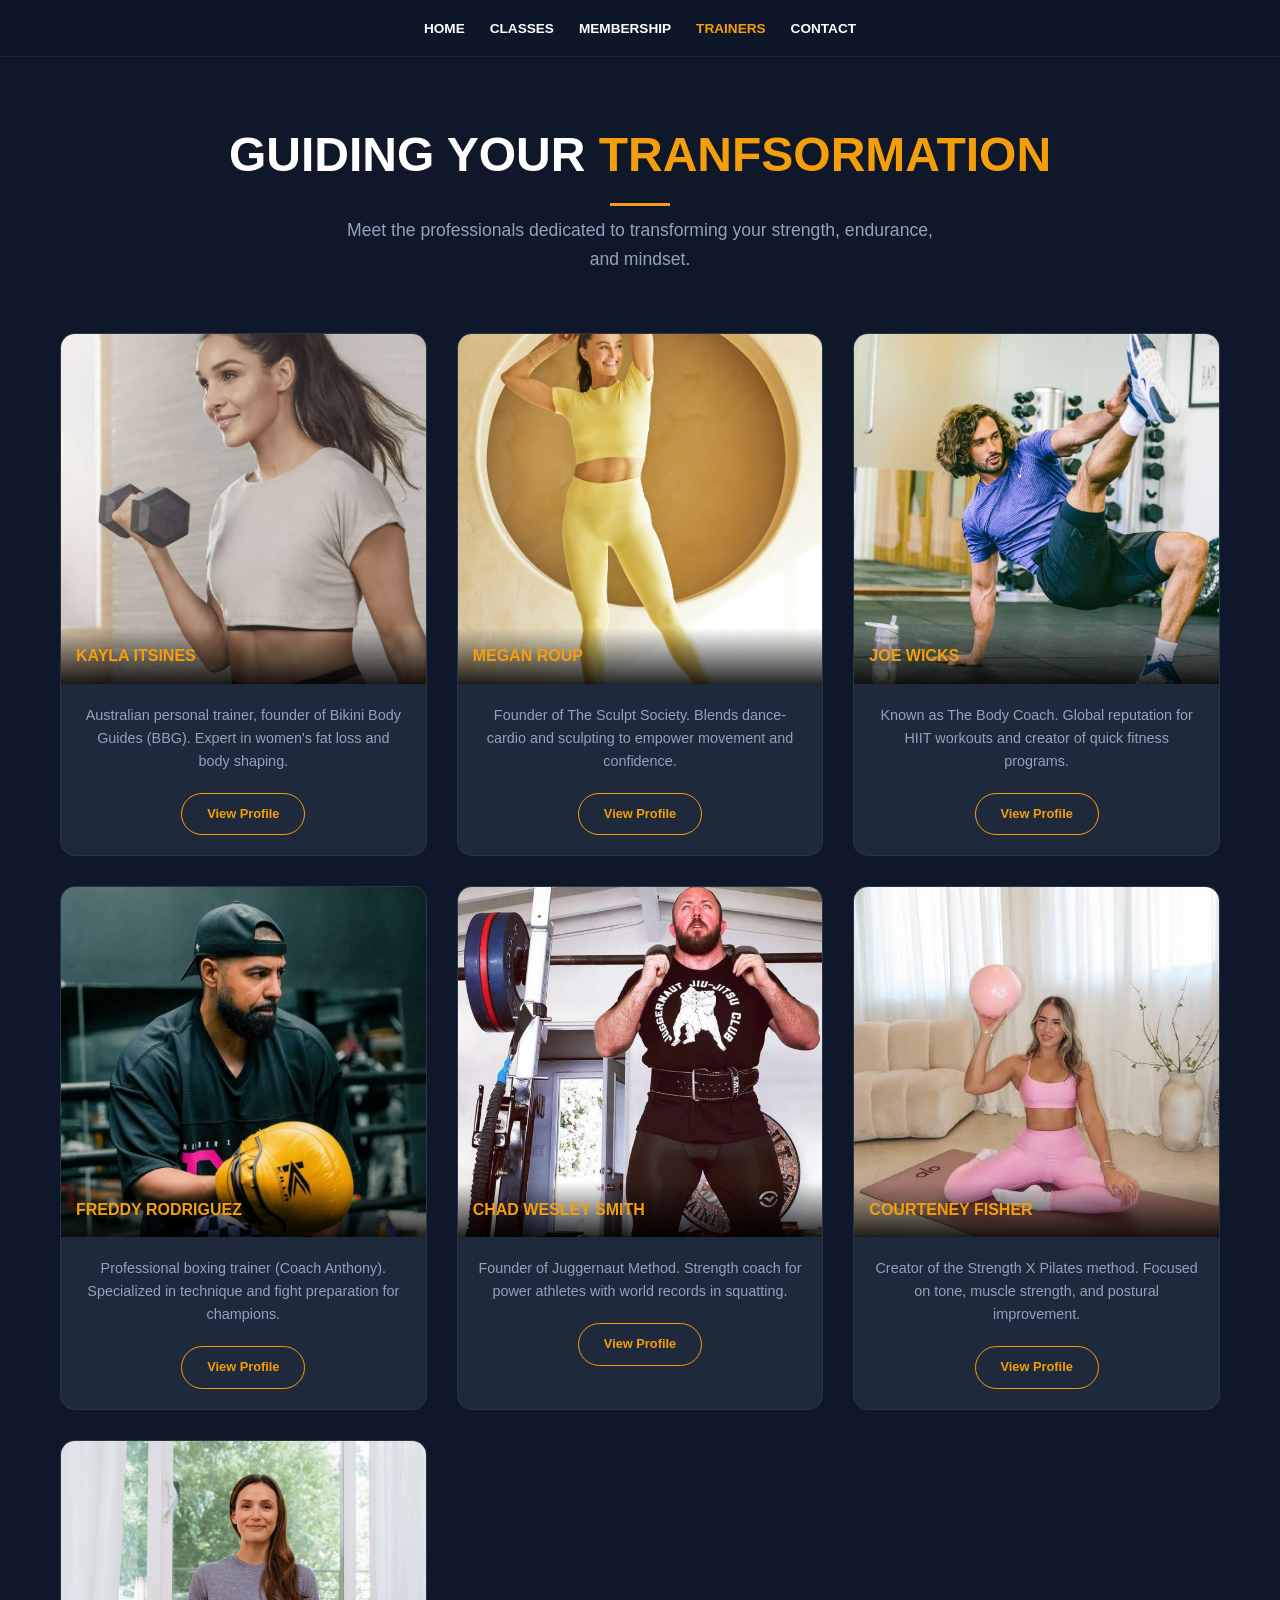
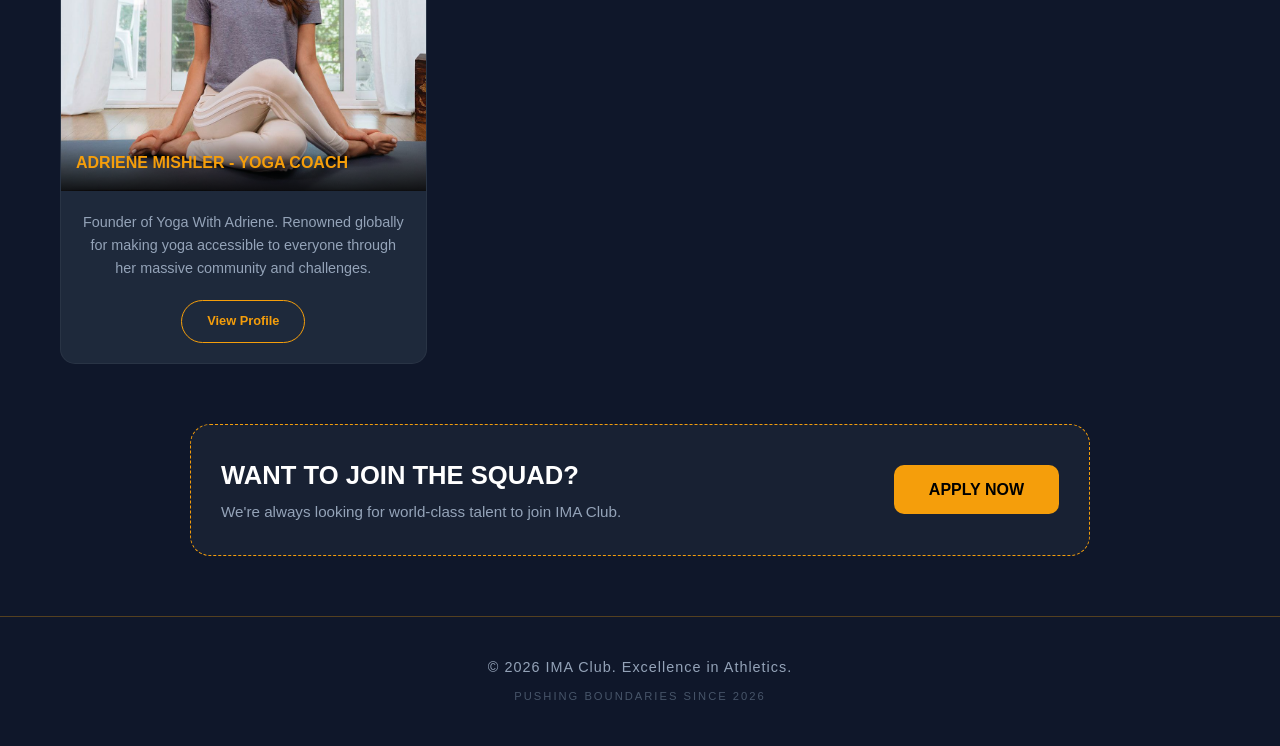
<file: trainer.html>
<!DOCTYPE html>
<html lang="en">
<head>
    <meta charset="UTF-8">
    <meta name="viewport" content="width=device-width, initial-scale=1.0">
    <title>Our Trainers | IMA Club</title>

    <link rel="stylesheet" href="style-trainer.css">
</head>
<body>
    <nav class="navbar">
  <input type="checkbox" id="check">
  <label for="check" class="checkbtn">☰</label>

  <ul>
    <li><a href="inddex.html">Home</a></li>
    <li><a href="classes.html">Classes</a></li>
    <li><a href="member.html">Membership</a></li>
    <li><a href="trainer.html" class="active">Trainers</a></li>
    <li><a href="contact.html">Contact</a></li>
  </ul>
</nav>
    </nav>
    <header class="page-header">
        <h1>GUIDING YOUR <span class="gold-text"> TRANFSORMATION</span></h1>
        <div class="gold-line"></div>
        <p>Meet the professionals dedicated to transforming your strength, endurance, and mindset.</p>
    </header>


    <main>
        <section class="trainers-grid">
            
            <article class="trainer-card">
                <figure>
                    <img src="kayla.png.jpg" alt="Kayla Itsines" onerror="this.src='https://via.placeholder.com/400x500?text=Kayla'">
                    <figcaption>Kayla Itsines</figcaption>
                </figure>
                <div class="trainer-info">
                    <p>Australian personal trainer, founder of Bikini Body Guides (BBG). Expert in women's fat loss and body shaping.</p>
                    <a href="https://www.instagram.com/kayla_itsines" target="_blank" class="insta-btn">View Profile</a>
                </div>
            </article>

            <article class="trainer-card">
                <figure>
                    <img src="roup.png.jpg" alt="Megan Roup" onerror="this.src='https://via.placeholder.com/400x500?text=Megan'">
                    <figcaption>Megan Roup</figcaption>
                </figure>
                <div class="trainer-info">
                    <p>Founder of The Sculpt Society. Blends dance-cardio and sculpting to empower movement and confidence.</p>
                    <a href="https://www.instagram.com/meganroup" target="_blank" class="insta-btn">View Profile</a>
                </div>
            </article>

            <article class="trainer-card">
                <figure>
                    <img src="joe.png.jpg" alt="Joe Wicks" onerror="this.src='https://via.placeholder.com/400x500?text=Joe'">
                    <figcaption>Joe Wicks</figcaption>
                </figure>
                <div class="trainer-info">
                    <p>Known as The Body Coach. Global reputation for HIIT workouts and creator of quick fitness programs.</p>
                    <a href="https://www.instagram.com/thebodycoach" target="_blank" class="insta-btn">View Profile</a>
                </div>
            </article>

            <article class="trainer-card">
                <figure>
                    <img src="Freddy.png.jpg" alt="Freddy Rodriguez" onerror="this.src='https://via.placeholder.com/400x500?text=Freddy'">
                    <figcaption>Freddy Rodriguez</figcaption>
                </figure>
                <div class="trainer-info">
                    <p>Professional boxing trainer (Coach Anthony). Specialized in technique and fight preparation for champions.</p>
                    <a href="https://www.instagram.com/coachanthony" target="_blank" class="insta-btn">View Profile</a>
                </div>
            </article>

            <article class="trainer-card">
                <figure>
                    <img src="chad.png.jpg" alt="Chad Wesley Smith" onerror="this.src='https://via.placeholder.com/400x500?text=Chad'">
                    <figcaption>Chad Wesley Smith</figcaption>
                </figure>
                <div class="trainer-info">
                    <p>Founder of Juggernaut Method. Strength coach for power athletes with world records in squatting.</p>
                    <a href="https://www.instagram.com/chadwesleysmith" target="_blank" class="insta-btn">View Profile</a>
                </div>
            </article>
<article class="trainer-card">
                <figure>
                    <img src="Courteney.png.jpg" alt="Courteney Fisher" onerror="this.src='https://via.placeholder.com/400x500?text=Courteney'">
                    <figcaption>Courteney Fisher</figcaption>
                </figure>
                <div class="trainer-info">
                    <p>Creator of the Strength X Pilates method. Focused on tone, muscle strength, and postural improvement.</p>
                    <a href="https://www.instagram.com/justtcocoo" target="_blank" class="insta-btn">View Profile</a>
                </div>
            </article>
            <article class="trainer-card">
            <figure>
                <img src="adr.png.jpg" alt="Adriene Mishler" onerror="this.src='https://via.placeholder.com/400x500?text=Adriene'">
                <figcaption>Adriene Mishler - Yoga Coach</figcaption>
            </figure>
            <div class="trainer-info">
                <p>Founder of Yoga With Adriene. Renowned globally for making yoga accessible to everyone through her massive community and challenges.</p>
                <a href="https://www.instagram.com/adrienelouise" target="_blank" class="insta-btn">View Profile</a>
            </div>
        </article>

        </section>
        <section class="join-mini-section">
            <div class="join-text">
                <h2>Want to join the squad?</h2>
                <p>We're always looking for world-class talent to join IMA Club.</p>
            </div>
            <a href="contact.html" class="join-mini-btn">Apply Now</a>
        </section>
    </main>
    <footer><p>&copy; 2026 IMA Club. Excellence in Athletics.</p></footer>
</body>
</html>
</file>
<file: style-admin-dashboard.css>
@import url('https://fonts.googleapis.com/css2?family=Inter:wght@400;600;800&display=swap');
* {
    box-sizing: border-box;
    margin: 0;
    padding: 0;
}
:root {
    --primary-gold: #f59e0b;
    --bg-dark: #0f172a;
    --card-bg: rgba(30, 41, 59, 0.7);
    --text-muted: #94a3b8;
    --white: #ffffff;
    --main-bg-image: url('https://images.unsplash.com/photo-1571902943202-507ec2618e8f?auto=format&fit=crop&q=80&w=1000');
}

body {
    font-family: 'Inter', sans-serif;
    background: linear-gradient(rgba(15, 23, 42, 0.95), rgba(15, 23, 42, 0.95)), 
                var(--main-bg-image) center/cover fixed;
    color: var(--white);
    margin: 0;
}

.navbar {
    background: rgba(15, 23, 42, 0.98);
    padding: 20px 0;
    position: sticky;
    top: 0;
    z-index: 100;
    border-bottom: 1px solid rgba(245, 158, 11, 0.2);
    text-align: center;
}

.navbar ul {
    list-style: none;
    padding: 0;
    margin: 0;
    display: flex;
    justify-content: center;
    gap: 30px;
}

.navbar a {
    color: white;
    text-decoration: none;
    text-transform: uppercase;
    font-weight: bold;
    font-size: 0.85rem;
    transition: 0.3s;
}

.navbar a:hover, .navbar a.active {
    color: var(--primary-gold);
}

.dashboard-header {
    text-align: center;
    padding: 60px 20px;
    background: linear-gradient(rgba(15, 23, 42, 0.7), rgba(15, 23, 42, 0.7));
}

.dashboard-header h1 {
    font-size: 2.5rem;
    letter-spacing: 2px;
    text-transform: uppercase;
}

.gold-text { color: var(--primary-gold); }

.dashboard-container {
    max-width: 1100px;
    margin: 0 auto;
    padding: 40px 20px;
}

.section-title {
    color: var(--primary-gold);
    font-size: 1.2rem;
    margin-bottom: 25px;
    text-transform: uppercase;
}
.stats-list {
    display: grid;
    grid-template-columns: repeat(auto-fit, minmax(220px, 1fr));
    gap: 20px;
    padding: 0;
    list-style: none;
    margin-bottom: 50px;
}

.stats-list li {
    background: var(--card-bg);
    backdrop-filter: blur(10px);
    padding: 30px;
    border-radius: 15px;
    border: 1px solid rgba(255, 255, 255, 0.05);
    text-align: center;
    color: var(--text-muted);
    font-size: 0.9rem;
}

.stats-list li strong {
    display: block;
    font-size: 2rem;
    color: var(--primary-gold);
    margin-top: 10px;
}


.section-card {
    background: var(--card-bg);
    padding: 30px;
    border-radius: 20px;
    border: 1px solid rgba(255, 255, 255, 0.05);
}

.table-responsive { overflow-x: auto; }

table {
    width: 100%;
    border-collapse: collapse;
}

th {
    text-align: left;
    color: var(--text-muted);
    font-size: 0.75rem;
    text-transform: uppercase;
    padding: 15px;
    border-bottom: 2px solid rgba(255, 255, 255, 0.1);
}

td {
    padding: 15px;
    border-bottom: 1px solid rgba(255, 255, 255, 0.05);
    font-size: 0.95rem;
}

.plan-badge {
    padding: 4px 10px;
    border-radius: 5px;
    font-size: 0.8rem;
    font-weight: bold;
}
.plan-badge.gold { background: rgba(245, 158, 11, 0.2); color: var(--primary-gold); }
.plan-badge.silver { background: rgba(255, 255, 255, 0.1); color: #cbd5e1; }


footer {
    text-align: center;
    padding: 40px;
    margin-top: 40px;
    background: rgba(15, 23, 42, 0.9);
    border-top: 1px solid rgba(255, 255, 255, 0.05);
}

footer p { color: var(--text-muted); font-size: 0.85rem; }
footer::after {
    content: "Pushing Boundaries Since 2026";
    display: block;
    margin-top: 10px;
    font-size: 0.65rem;
    letter-spacing: 2px;
    color: #475569;
}
@media (max-width: 768px) {
    .dashboard-wrapper { flex-direction: column; }
    aside { width: 100%; padding: 10px 0; }
    aside nav ul { display: flex; overflow-x: auto; }
    aside nav ul li a { padding: 10px 20px; white-space: nowrap; }
}
.checkbtn {
  display: none;
  font-size: 30px;
  color: white;
  float: right;
  line-height: 80px;
  margin-right: 40px;
  cursor: pointer;
}

#check {
  display: none;
}

@media (max-width: 858px) {
  .checkbtn {
    display: block;
  }

  .navbar ul {
    position: fixed;
    width: 100%;
    height: 100vh;
    background: #0a0e14; 
    top: 80px;
    left: -100%;
    text-align: center;
    transition: all .5s;
    display: flex;
    flex-direction: column;
  }

  .navbar ul li {
    display: block;
    margin: 50px 0;
    line-height: 30px;
  }

  .navbar ul li a {
    font-size: 20px;
  }

  #check:checked ~ ul {
    left: 0;
  }

}
</file>
<file: style-admin-login.css>
@import url('https://fonts.googleapis.com/css2?family=Inter:wght@400;600;800&display=swap');
* {
    box-sizing: border-box;
    margin: 0;
    padding: 0;
}
:root {
    --primary-gold: #f59e0b;
    --bg-dark: #0f172a;
    --card-bg: rgba(30, 41, 59, 0.7);
    --text-muted: #94a3b8;
    --white: #ffffff;
    --main-bg-image: url('https://images.unsplash.com/photo-1571902943202-507ec2618e8f?auto=format&fit=crop&q=80&w=1000');
}


body {
    font-family: 'Inter', sans-serif;
    background: linear-gradient(rgba(15, 23, 42, 0.9), rgba(15, 23, 42, 0.9)), 
                var(--main-bg-image) center/cover fixed;
    color: var(--white);
    margin: 0;
    display: flex;
    flex-direction: column;
    min-height: 100vh;
}
.navbar {
    background: rgba(15, 23, 42, 0.95);
    padding: 20px 0;
    position: fixed;
    top: 0;
    width: 100%;
    z-index: 100;
    border-bottom: 1px solid rgba(245, 158, 11, 0.3);
    text-align: center;
}

.navbar ul {
    list-style: none;
    padding: 0;
    margin: 0;
    display: flex;
    justify-content: center;
    gap: 30px;
}

.navbar a {
    color: white;
    text-decoration: none;
    text-transform: uppercase;
    font-weight: bold;
    font-size: 0.85rem;
    transition: 0.3s ease;
}

.navbar a:hover, .navbar a.active {
    color: var(--primary-gold);
}

.login-container {
    flex: 1;
    display: flex;
    flex-direction: column;
    justify-content: center;
    align-items: center;
    padding: 100px 20px 40px;
}

.login-header h1 {
    font-size: 2.5rem;
    font-weight: 800;
    margin-bottom: 20px;
    letter-spacing: 2px;
}

.gold-text { color: var(--primary-gold); }

.login-card {
    background: var(--card-bg);
    backdrop-filter: blur(15px);
    padding: 40px;
    border-radius: 20px;
    border: 1px solid rgba(245, 158, 11, 0.2);
    box-shadow: 0 25px 50px rgba(0,0,0,0.5);
    width: 100%;
    max-width: 400px;
    text-align: center;
}

.login-card h2 {
    font-size: 1.5rem;
    margin-bottom: 25px;
    color: var(--white);
}

.input-group {
    margin-bottom: 20px;
    text-align: left;
}

.input-group label {
    display: block;
    color: var(--text-muted);
    font-size: 0.85rem;
    margin-bottom: 8px;
}

.login-form input {
    width: 100%;
    padding: 14px;
    background: rgba(15, 23, 42, 0.8);
    border: 1px solid #334155;
    border-radius: 10px;
    color: white;
    box-sizing: border-box;
    font-size: 1rem;
    transition: 0.3s;
}

.login-form input:focus {
    border-color: var(--primary-gold);
    outline: none;
    box-shadow: 0 0 15px rgba(245, 158, 11, 0.1);
}
.login-btn {
    width: 100%;
    padding: 15px;
    background: var(--primary-gold);
    color: #000;
    border: none;
    border-radius: 10px;
    font-weight: 800;
    text-transform: uppercase;
    cursor: pointer;
    margin-top: 10px;
    transition: 0.3s;
}

.login-btn:hover {
    background: #fbbf24;
    transform: translateY(-2px);
    box-shadow: 0 5px 15px rgba(245, 158, 11, 0.3);
}

.back-link {
    display: inline-block;
    margin-top: 25px;
    color: var(--text-muted);
    text-decoration: none;
    font-size: 0.85rem;
    transition: 0.3s;
}

.back-link:hover {
    color: var(--primary-gold);
}
footer {
    text-align: center;
    padding: 30px;
    background: rgba(15, 23, 42, 0.95);
    border-top: 1px solid rgba(255,255,255,0.05);
}

footer p { margin: 0; font-size: 0.8rem; color: #64748b; }

footer::after {
    content: "Pushing Boundaries Since 2026";
    display: block;
    margin-top: 8px;
    font-size: 0.65rem;
    color: #475569;
    text-transform: uppercase;
    letter-spacing: 2px;
}

@media (max-width: 768px) {
    .dashboard-wrapper { flex-direction: column; }
    aside { width: 100%; padding: 10px 0; }
    aside nav ul { display: flex; overflow-x: auto; }
    aside nav ul li a { padding: 10px 20px; white-space: nowrap; }
}
.checkbtn {
  display: none;
  font-size: 30px;
  color: white;
  float: right;
  line-height: 80px;
  margin-right: 40px;
  cursor: pointer;
}

#check {
  display: none;
}

@media (max-width: 858px) {
  .checkbtn {
    display: block;
  }

  .navbar ul {
    position: fixed;
    width: 100%;
    height: 100vh;
    background: #0a0e14; 
    top: 80px;
    left: -100%;
    text-align: center;
    transition: all .5s;
    display: flex;
    flex-direction: column;
  }

  .navbar ul li {
    display: block;
    margin: 50px 0;
    line-height: 30px;
  }

  .navbar ul li a {
    font-size: 20px;
  }

  #check:checked ~ ul {
    left: 0;
  }

}
</file>
<file: style-admin-plans.css>
* { padding: 40;
    margin: 10;
    box-sizing: border-box;}
    @import url('https://fonts.googleapis.com/css2?family=Inter:wght@400;700;900&display=swap');
:root {
    --primary-gold: #f59e0b;
    --bg-dark: #0f172a;
    --card-bg: rgba(30, 41, 59, 0.8);
    --text-muted: #94a3b8;
    --white: #ffffff;
    --main-bg-image: url('https://images.unsplash.com/photo-1571902943202-507ec2618e8f?auto=format&fit=crop&q=80&w=1000');
}

body {
    font-family: 'Inter', sans-serif;
    background: linear-gradient(rgba(15, 23, 42, 0.95), rgba(15, 23, 42, 0.95)), 
                var(--main-bg-image) center/cover fixed;
    color: var(--white);
    margin: 0;
    min-height: 100vh;
}

.navbar {
    background: rgba(15, 23, 42, 0.98);
    padding: 20px 0;
    text-align: center;
    border-bottom: 1px solid rgba(245, 158, 11, 0.3);
    position: sticky;
    top: 0;
    z-index: 1000;
}

.navbar ul {
    list-style: none;
    margin: 0;
    padding: 0;
    display: flex;
    justify-content: center;
    gap: 30px;
}

.navbar a {
    color: var(--white);
    text-decoration: none;
    font-weight: bold;
    text-transform: uppercase;
    font-size: 0.85rem;
    transition: 0.3s;
}

.navbar a.active { color: var(--primary-gold); }

.admin-header {
    text-align: center;
    padding: 60px 20px;
    background: linear-gradient(rgba(15, 23, 42, 0.7), rgba(15, 23, 42, 0.7));
}

.admin-header h1 {
    font-size: 2.5rem;
    letter-spacing: 2px;
    text-transform: uppercase;
    margin: 0;
}

.gold-text { color: var(--primary-gold); }

.admin-container {
    max-width: 1100px;
    margin: 40px auto;
    padding: 0 20px;
}

.section-card {
    background: var(--card-bg);
    backdrop-filter: blur(12px);
    border: 1px solid rgba(255, 255, 255, 0.1);
    border-radius: 20px;
    padding: 40px;
    margin-bottom: 40px;
    box-shadow: 0 20px 40px rgba(0,0,0,0.4);
}

h2 {
    margin-top: 0;
    font-size: 1.3rem;
    color: var(--primary-gold);
    border-bottom: 2px solid var(--primary-gold);
    display: inline-block;
    padding-bottom: 5px;
    margin-bottom: 30px;
    text-transform: uppercase;
}

.table-responsive { overflow-x: auto; }

table {
    width: 100%;
    border-collapse: collapse;
}

th {
    text-align: left;
    color: var(--text-muted);
    font-size: 0.75rem;
    text-transform: uppercase;
    padding: 15px;
    border-bottom: 2px solid rgba(255, 255, 255, 0.05);
}

td {
    padding: 20px 15px;
    border-bottom: 1px solid rgba(255, 255, 255, 0.05);
}
.plan-badge {
    padding: 5px 12px;
    border-radius: 6px;
    font-size: 0.7rem;
    font-weight: 800;
    text-transform: uppercase;
}
.bronze-bg { background: #cd7f32; color: white; }
.silver-bg { background: #c0c0c0; color: #111; }
.gold-bg { background: var(--primary-gold); color: black; }

.actions { display: flex; gap: 10px; }

.btn-edit, .btn-delete {
    padding: 8px 15px;
    border: none;
    border-radius: 6px;
    font-weight: bold;
    cursor: pointer;
    font-size: 0.75rem;
    transition: 0.3s;
}

.btn-edit { background: #334155; color: white; }
.btn-edit:hover { background: #475569; }

.btn-delete { background: #7f1d1d; color: #fecaca; }
.btn-delete:hover { background: #991b1b; }

.form-grid {
    display: grid;
    grid-template-columns: repeat(3, 1fr);
    gap: 20px;
}

.full-width { grid-column: 1 / span 3; }

.input-group label {
    display: block;
    font-size: 0.85rem;
    color: var(--text-muted);
    margin-bottom: 8px;
}

input, textarea {
    width: 100%;
    background: rgba(15, 23, 42, 0.7);
    border: 1px solid #334155;
    padding: 12px;
    border-radius: 10px;
    color: white;
    font-family: inherit;
    box-sizing: border-box;
    transition: 0.3s;
}

input:focus, textarea:focus {
    outline: none;
    border-color: var(--primary-gold);
    background: rgba(15, 23, 42, 0.9);
}

.btn-add {
    margin-top: 25px;
    width: 100%;
    padding: 15px;
    background: var(--primary-gold);
    color: black;
    border: none;
    border-radius: 10px;
    font-weight: 800;
    text-transform: uppercase;
    cursor: pointer;
    transition: 0.3s;
}
.btn-add:hover { background: #fbbf24; transform: translateY(-2px); box-shadow: 0 5px 15px rgba(245, 158, 11, 0.3); }

footer {
    text-align: center;
    padding: 40px;
    border-top: 1px solid rgba(255, 255, 255, 0.05);
}

footer p { margin: 0; font-size: 0.85rem; color: var(--text-muted); }
footer::after {
    content: "Pushing Boundaries Since 2026";
    display: block;
    margin-top: 10px;
    font-size: 0.65rem;
    color: #475569;
    text-transform: uppercase;
    letter-spacing: 2px;
}

@media (max-width: 768px) {
    .form-grid { grid-template-columns: 1fr; }
    .full-width { grid-column: 1; }
    .admin-header h1 { font-size: 1.8rem; }
}
.checkbtn {
  display: none;
  font-size: 30px;
  color: white;
  float: right;
  line-height: 80px;
  margin-right: 40px;
  cursor: pointer;
}

#check {
  display: none;
}

@media (max-width: 858px) {
  .checkbtn {
    display: block;
  }

  .navbar ul {
    position: fixed;
    width: 100%;
    height: 100vh;
    background: #0a0e14; 
    top: 80px;
    left: -100%;
    text-align: center;
    transition: all .5s;
    display: flex;
    flex-direction: column;
  }

  .navbar ul li {
    display: block;
    margin: 50px 0;
    line-height: 30px;
  }

  .navbar ul li a {
    font-size: 20px;
  }

  #check:checked ~ ul {
    left: 0;
  }
}
</file>
<file: style-classes.css>
@import url('https://fonts.googleapis.com/css2?family=Inter:wght@400;700;900&display=swap');
* {
    box-sizing: border-box;
    margin: 0;
    padding: 0;
}
:root {
    --primary-gold: #f59e0b;
    --bg-dark: #0f172a;
    --card-bg: #1e293b;
    --text-muted: #94a3b8;
    --white: #ffffff;
}

body {
    font-family: 'Inter', sans-serif;
    background-color: var(--bg-dark);
    color: var(--white);
    margin: 0;
    line-height: 1.6;
}
.navbar {
    background: rgba(15, 23, 42, 0.95);
    padding: 15px 0;
    position: sticky;
    top: 0;
    z-index: 100;
    border-bottom: 1px solid rgba(255,255,255,0.05);
}

.navbar ul {
    list-style: none;
    padding: 0;
    margin: 0;
    display: flex;
    justify-content: center;
    gap: 25px;
}

.navbar a {
    color: white;
    text-decoration: none;
    text-transform: uppercase;
    font-weight: bold;
    font-size: 0.85rem;
    transition: 0.3s;
}

.navbar a:hover, .navbar a.active {
    color: var(--primary-gold);
}
header {
    padding: 60px 20px;
    text-align: center;
    background: radial-gradient(circle at center, #1e293b 0%, #0f172a 100%);
    background: linear-gradient(rgba(15, 23, 42, 0.8), rgba(15, 23, 42, 0.8)), 
                url('https://images.unsplash.com/photo-1571902943202-507ec2618e8f?auto=format&fit=crop&q=80&w=1000') center/cover;

}

header h1 {
    font-size: 2.8rem;
    font-weight: 900;
    text-transform: uppercase;
    margin: 0;
    color: var(--white);
}

header h1::after {
    content: '';
    display: block;
    width: 60px;
    height: 4px;
    background: var(--primary-gold);
    margin: 15px auto;
}

header p {
    color: var(--text-muted);
    font-size: 1.1rem;
    max-width: 600px;
    margin: 10px auto 0;
}
.gold-text {
    color: var(--primary-gold);
}

.gold-line {
    width: 60px;
    height: 3px;
    background: var(--primary-gold);
    margin: 10px auto;
}
.filter-container {
    max-width: 1000px;
    margin: 40px auto;
    text-align: center;
    padding: 0 20px;
}

.category-group {
    display: flex;
    justify-content: center;
    gap: 12px;
    flex-wrap: wrap;
    margin-bottom: 15px;
}

.category-btn {
    background: var(--card-bg);
    border: 1px solid rgba(255,255,255,0.1);
    color: var(--white);
    padding: 12px 24px;
    border-radius: 50px;
    cursor: pointer;
    font-weight: bold;
    font-size: 0.9rem;
    transition: all 0.3s ease;
}

.category-btn:hover, .category-btn.active {
    background: var(--primary-gold);
    color: #000;
    border-color: var(--primary-gold);
    transform: translateY(-2px);
    box-shadow: 0 4px 15px rgba(245, 158, 11, 0.3);
}

.js-note {
    display: block;
    margin-top: 15px;
    font-size: 0.85rem;
    color: var(--primary-gold);
    opacity: 0.8;
}

.table-container {
    max-width: 1100px;
    margin: 0 auto 60px;
    padding: 0 20px;
    overflow-x: auto; 
}

table {
    width: 100%;
    border-collapse: separate;
    border-spacing: 0;
    background: var(--card-bg);
    border-radius: 15px;
    overflow: hidden;
    box-shadow: 0 10px 30px rgba(0,0,0,0.3);
}

caption {
    padding: 20px;
    font-weight: 700;
    color: var(--text-muted);
    text-transform: uppercase;
    font-size: 0.85rem;
    letter-spacing: 1px;
    text-align: left;
}

thead {
    background: rgba(245, 158, 11, 0.1);
}

th {
    text-align: left;
    padding: 20px;
    color: var(--primary-gold);
    text-transform: uppercase;
    font-size: 0.85rem;
    letter-spacing: 0.5px;
    border-bottom: 2px solid rgba(255,255,255,0.05);
}

td {
    padding: 18px 20px;
    border-bottom: 1px solid rgba(255,255,255,0.05);
    font-size: 0.95rem;
    vertical-align: middle;
}

tr:last-child td {
    border-bottom: none;
}

tr:hover {
    background: rgba(255,255,255,0.03);
}

.class-link {
    color: var(--white);
    text-decoration: none;
    font-weight: 700;
    border-bottom: 1px solid transparent;
    transition: 0.3s;
}

.class-link:hover {
    color: var(--primary-gold);
    border-bottom-color: var(--primary-gold);
}


footer {
    background-color: #0f172a;
    color: #94a3b8; 
    padding: 40px 20px;
    text-align: center;
    border-top: 1px solid rgba(245, 158, 11, 0.3);
    font-family: 'Inter', sans-serif;
}

footer p {
    margin: 0;
    font-size: 0.9rem;
    letter-spacing: 1px;
    line-height: 1.5;
}


footer p strong, .footer-gold {
    color: #f59e0b;
    font-weight: 700;
}


footer:hover {
    border-top-color: #f59e0b;
    transition: border-color 0.4s ease;
}


footer::after {
    content: "Pushing Boundaries Since 2026";
    display: block;
    margin-top: 10px;
    font-size: 0.7rem;
    color: #475569;
    text-transform: uppercase;
    letter-spacing: 2px;
}

@media (max-width: 768px) {
    header h1 {
        font-size: 2rem;
    }
    
    th, td {
        padding: 12px 15px;
        font-size: 0.85rem;
    }
    
    .category-btn {
        padding: 8px 16px;
        font-size: 0.8rem;
    }
}
.checkbtn {
  display: none;
  font-size: 30px;
  color: white;
  float: right;
  line-height: 80px;
  margin-right: 40px;
  cursor: pointer;
}

#check {
  display: none;
}

@media (max-width: 858px) {
  .checkbtn {
    display: block;
  }

  .navbar ul {
    position: fixed;
    width: 100%;
    height: 100vh;
    background: #0a0e14; 
    top: 80px;
    left: -100%;
    text-align: center;
    transition: all .5s;
    display: flex;
    flex-direction: column;
  }

  .navbar ul li {
    display: block;
    margin: 50px 0;
    line-height: 30px;
  }

  .navbar ul li a {
    font-size: 20px;
  }

  #check:checked ~ ul {
    left: 0;
  }
}
</file>
<file: style-contact.css>
@import url('https://fonts.googleapis.com/css2?family=Inter:wght@400;700;900&display=swap');
* {
    box-sizing: border-box;
    margin: 0;
    padding: 0;
}
:root {
    --primary-gold: #f59e0b;
    --bg-dark: #0f172a;
    --card-bg: #1e293b;
    --text-muted: #94a3b8;
    --white: #ffffff;
    --nav-height: 80px; 
}

body {
    font-family: 'Inter', sans-serif;
    background-color: var(--bg-dark);
    color: var(--white);
    margin: 0;
    padding: 0;
}

.navbar {
    background: rgba(15, 23, 42, 0.98);
    height: var(--nav-height); 
    display: flex;
    align-items: center;
    justify-content: center;
    position: sticky;
    top: 0;
    z-index: 1000;
    border-bottom: 1px solid rgba(255, 255, 255, 0.1);
}

.navbar ul {
    list-style: none;
    margin: 0;
    padding: 0;
    display: flex;
    gap: 30px;
}

.navbar a {
    color: var(--white);
    text-decoration: none;
    text-transform: uppercase;
    font-weight: bold;
    font-size: 0.85rem;
    transition: 0.3s;
}

.navbar a:hover, .navbar a.active {
    color: var(--primary-gold);
}

.main-wrapper {
    padding-top: 20px; 
}

.page-header {
    padding: 60px 20px;
    text-align: center;
    background: linear-gradient(rgba(15, 23, 42, 0.8), rgba(15, 23, 42, 0.8)), 
                url('https://images.unsplash.com/photo-1571902943202-507ec2618e8f?auto=format&fit=crop&q=80&w=1000') center/cover;

}

.page-header h1 {
    font-size: 2.8rem;
    margin: 0;
}
.page-header p {
    color: var(--text-muted);
    font-size: 1.1rem;
    max-width: 600px;
    margin: 10px auto 0;
}
.gold-text { color: var(--primary-gold); }

.gold-line {
    width: 60px;
    height: 4px;
    background: var(--primary-gold);
    margin: 15px auto;
}

.contact-layout {
    display: grid;
    grid-template-columns: 1fr 350px;
    gap: 40px;
    max-width: 1200px;
    margin: 20px auto 60px;
    padding: 0 20px;
}

.contact-form-container, .info-block {
    background: var(--card-bg);
    border-radius: 15px;
    padding: 30px;
    box-shadow: 0 10px 30px rgba(0,0,0,0.2);
}

.info-block {
    border-left: 4px solid var(--primary-gold);
    margin-bottom: 25px;
}

.contact-info-sidebar {
    display: flex;
    flex-direction: column;
}

.form-group { margin-bottom: 15px; }
label { display: block; font-size: 0.8rem; color: var(--text-muted); margin-bottom: 5px; font-weight: bold; }
input, textarea {
    width: 100%;
    padding: 12px;
    background: #0f172a;
    border: 1px solid #334155;
    border-radius: 8px;
    color: white;
    box-sizing: border-box;
}

.submit-btn {
    background: var(--primary-gold);
    color: black;
    border: none;
    padding: 15px;
    border-radius: 8px;
    font-weight: 900;
    width: 100%;
    cursor: pointer;
    transition: 0.3s;
}


.hours-table { width: 100%; margin-top: 10px; border-collapse: collapse; font-size: 0.9rem; }
.hours-table th { text-align: left; color: var(--primary-gold); padding-bottom: 8px; }
.hours-table td { padding: 8px 0; border-bottom: 1px solid rgba(255,255,255,0.05); }

.map-container { border-radius: 15px; overflow: hidden; border: 1px solid #334155; }

footer {
    background-color: #0f172a;
    color: #94a3b8; 
    padding: 40px 20px;
    text-align: center;
    border-top: 1px solid rgba(245, 158, 11, 0.3);
    font-family: 'Inter', sans-serif;
}

footer p {
    margin: 0;
    font-size: 0.9rem;
    letter-spacing: 1px;
    line-height: 1.5;
}


footer p strong, .footer-gold {
    color: #f59e0b;
    font-weight: 700;
}


footer:hover {
    border-top-color: #f59e0b;
    transition: border-color 0.4s ease;
}


footer::after {
    content: "Pushing Boundaries Since 2026";
    display: block;
    margin-top: 10px;
    font-size: 0.7rem;
    color: #475569;
    text-transform: uppercase;
    letter-spacing: 2px;
}


@media (max-width: 950px) {
    .contact-layout {
        grid-template-columns: 1fr;
    }
}
.checkbtn {
  display: none;
  font-size: 30px;
  color: white;
  float: right;
  line-height: 80px;
  margin-right: 40px;
  cursor: pointer;
}

#check {
  display: none;
}

@media (max-width: 858px) {
  .checkbtn {
    display: block;
  }

  .navbar ul {
    position: fixed;
    width: 100%;
    height: 100vh;
    background: #0a0e14; 
    top: 80px;
    left: -100%;
    text-align: center;
    transition: all .5s;
    display: flex;
    flex-direction: column;
  }

  .navbar ul li {
    display: block;
    margin: 50px 0;
    line-height: 30px;
  }

  .navbar ul li a {
    font-size: 20px;
  }

  #check:checked ~ ul {
    left: 0;
  }

}
</file>
<file: style.css>
* {
    box-sizing: border-box;
    margin: 0;
    padding: 0;
}
    @import url('https://fonts.googleapis.com/css2?family=Inter:wght@400;700;900&display=swap');
:root {
    --primary-gold: #f59e0b; 
    --primary-amber: #fbbf24; 
    --bg-dark: #0f172a;      
    --card-bg: #1e293b;      
    --text-light: #f8fafc;   
    --text-muted: #94a3b8;   
}

body {
    font-family: 'Inter', sans-serif;
    background-color: var(--bg-dark);
    color: var(--text-light);
    line-height: 1.6;
}


.navbar {
    background: rgba(15, 23, 42, 0.98);
    padding: 20px 0;
    position: fixed;
    top: 0;
    left: 0;
    width: 100%;
    z-index: 1000;
    border-bottom: 1px solid rgba(245, 158, 11, 0.3);
    text-align: center;
}

.navbar ul {
    list-style: none;
    padding: 0;
    margin: 0;
    display: flex;
    justify-content: center;
    gap: 30px;
}

.navbar a {
    color: white;
    text-decoration: none;
    text-transform: uppercase;
    font-weight: bold;
    font-size: 0.85rem;
    transition: 0.3s ease;
}

.navbar a:hover, .navbar a.active {
    color: var(--primary-gold);
}


.hero-section {
    min-height: 100vh;
    display: flex;
    flex-direction: column;
    align-items: center;
    text-align: center;
    justify-content: flex-start;
    position: relative;
    padding-bottom: 100 px;
    background: linear-gradient(rgba(15, 23, 42, 0.8), rgba(15, 23, 42, 0.8)), 
                url('https://images.unsplash.com/photo-1571902943202-507ec2618e8f?auto=format&fit=crop&q=80&w=1000') center/cover fixed;
}

.hero-content {
    display: flex;
    flex-direction: column; 
    align-items: center;   
    text-align: center;
    gap: 30px;    
    padding-top: 180 px;       
}

.ima-logo {
    font-weight: 900;
    font-size: 5rem;
    background: linear-gradient(135deg, #fbbf24 0%, var(--primary-gold) 100%);
    -webkit-background-clip: text;
    -webkit-text-fill-color: transparent;
    line-height: 1;
}
.logo-group{
margin-top: 100px;
margin-bottom: 20px;
display: block;
text-align: center;


}
.club-tag {
    display: block;
    text-transform: uppercase;
    letter-spacing: 0.5em;
    color: var(--text-muted);
    font-weight: 700;
    margin-top: 10px;
}

.hero-title {
    font-size: 3.5rem;
    font-weight: 900;
    margin-top: 20px;
    text-transform: uppercase;
    line-height: 1.1;
    color: white;
}

.gold-text { color: var(--primary-gold); }

.cta-button {
    display: inline-block;
    margin-top: 30px;
    background: var(--primary-gold);
    color: black;
    padding: 16px 45px;
    border-radius: 50px;
    font-weight: 900;
    text-transform: uppercase;
    text-decoration: none;
    transition: 0.3s;
}

.cta-button:hover {
    transform: translateY(-5px);
    box-shadow: 0 10px 20px rgba(245, 158, 11, 0.4);
}

.our {
    padding: 80px 20px;
    max-width: 1200px;
    margin: 0 auto;
    text-align: center;
}

.facilities-grid {
    display: grid;
    grid-template-columns: repeat(auto-fit, minmax(280px, 1fr));
    gap: 20px;
    margin-top: 40px;
}

article {
    background: var(--card-bg);
    padding: 30px;
    border-radius: 15px;
    text-align: left;
    border-left: 4px solid transparent;
    transition: 0.3s;
}

article:hover {
    border-left-color: var(--primary-gold);
    transform: scale(1.02);
}

#membership {
    padding: 80px 20px;
    background: #0a0f1d;
    text-align: center;
}

.plans-grid {
    display: grid;
    grid-template-columns: repeat(auto-fit, minmax(300px, 1fr));
    gap: 30px;
    max-width: 1100px;
    margin: 40px auto;
}

.plan-card {
    background: var(--card-bg);
    padding: 40px 25px;
    border-radius: 20px;
    border: 1px solid rgba(255,255,255,0.05);
}

.price {
    font-size: 2.2rem;
    font-weight: 900;
    color: var(--primary-gold);
    margin: 20px 0;
}

.plan-card ul {
    list-style: none;
    text-align: left;
    margin-bottom: 30px;
}

.plan-card li::before { content: "✓ "; color: var(--primary-gold); }

.cta-btn {
    display: block;
    padding: 12px;
    border: 2px solid var(--primary-gold);
    color: var(--primary-gold);
    text-decoration: none;
    border-radius: 50px;
    font-weight: bold;
    transition: 0.3s;
}

.cta-btn:hover { background: var(--primary-gold); color: black; }

.contact-container {
    display: flex;
    flex-wrap: wrap;
    justify-content: center;
    gap: 20px;
    padding: 40px 20px;
}

.info-block {
    background: var(--card-bg);
    padding: 30px;
    border-radius: 15px;
    min-width: 300px;
    border-left: 4px solid var(--primary-gold);
}
.link{
    text-align:center;
    margin-top:20px;
    
}
footer {
    padding: 40px;
    text-align: center;
    border-top: 1px solid rgba(245,158,11,0.2);
    color: var(--text-muted);
}

footer::after {
    content: "Pushing Boundaries Since 2026";
    display: block;
    font-size: 0.7rem;
    margin-top: 10px;
    letter-spacing: 2px;
}

.admin-link {
    color: var(--text-muted);
    font-size: 0.7rem;
    text-decoration: none;
}
.header-hexagons {
    position: absolute;
    bottom: -40px;
    display: flex;
    gap: 15px;
    z-index: 10;
}
.hex-wrapper {
    display: flex;
    gap: 15 px;
    flex-wrap: wrap;
    margin-top: 10 px ;
    justify-content: center;
}
.hex-item {
    filter: drop-shadow(0 0 8px rgba(245, 158, 11, 0.2));
    transition: transform 0.4s ease;
}

.hex-item:hover .hexagon {
    transform: scale(1.1);
    border-color: var(--primary-gold);
    box-shadow: 0 0 20px rgba(245, 158, 11, 0.3);
}

.hexagon {
    width: 100px;
    height: 115px;
    background: rgba(30, 41, 59, 0.7); 
    backdrop-filter: blur(10px);
    border: 1px solid var(--primary-gold);
    align-items: center;
    justify-content: center;
    text-align: center;
display: flex;
    clip-path: polygon(50% 0%, 100% 25%, 100% 75%, 50% 100%, 0% 75%, 0% 25%);
}

.hex-content {
    color: white;
    padding: 10px;
}

.hex-icon {
    font-size: 1.5rem;
    margin-bottom: 5px;
}

.hex-content h3 {
    font-size: 0.6rem;

    color: white;

    text-transform: uppercase;
}

.gold-text {
    color: #f59e0b; 
}
 .hex-icon { font-size: 1,5 rem; 
    margin-bottom: 5px;
    }
@media (max-width: 768px) {
    .header-hexagon {
      bottom: -30 px ;
      gap : 10 px;
    }
.hexagon{

    width: 100 px;
    height: 10px ;
}
}

        @media (max-width: 768px) {
            .ima-logo { font-size: 3.5rem; }
            .hero-title { font-size: 2rem; }
            .navbar ul { gap: 10px; }
        }
        .checkbtn {
  display: none;
  font-size: 30px;
  color: white;
  float: right;
  line-height: 80px;
  margin-right: 40px;
  cursor: pointer;
}

#check {
  display: none;
}

@media (max-width: 858px) {
  .checkbtn {
    display: block;
  }

  .navbar ul {
    position: fixed;
    width: 100%;
    height: 100vh;
    background: #0a0e14;
    top: 80px;
    left: -100%;
    text-align: center;
    transition: all .5s;
    display: flex;
    flex-direction: column;
  }

  .navbar ul li {
    display: block;
    margin: 50px 0;
    line-height: 30px;
  }

  .navbar ul li a {
    font-size: 20px;
  }

  #check:checked ~ ul {
    left: 0;
  }

}
</file>
<file: style-member.css>
@import url('https://fonts.googleapis.com/css2?family=Inter:wght@400;600;800&display=swap');
* {
    box-sizing: border-box;
    margin: 0;
    padding: 0;
}
:root {
    --primary-gold: #f59e0b;
    --bg-dark: #0f172a;
    --card-bg: #1e293b;
    --text-muted: #94a3b8;
    --white: #ffffff;
}

body {
    font-family: 'Inter', sans-serif;
    background-color: var(--bg-dark);
    color: var(--white);
    margin: 0;
    line-height: 1.6;
}


.membership-header {
    text-align: center;
    padding: 100px 20px 60px; 
    background: linear-gradient(rgba(15, 23, 42, 0.8), rgba(15, 23, 42, 0.8)), 
                url('https://images.unsplash.com/photo-1571902943202-507ec2618e8f?auto=format&fit=crop&q=80&w=1000') center/cover;
}

.gold-text { color: var(--primary-gold); }


.gold-line {
    width: 60px;
    height: 3px;
    background: var(--primary-gold);
    margin: 10px auto;
}
.membership-header h1 {
    font-size: 3rem;
    font-weight: 800;
    margin: 0;
}
.membership-header p {
    color: var(--text-muted);
    font-size: 1.1rem;
    max-width: 600px;
    margin: 10px auto 0;
       }
.navbar {
    background: #111827; 
    padding: 15px 0;
    text-align: center;
    border-top: 1px solid rgba(245, 158, 11, 0.3);
    border-bottom: 1px solid rgba(255,255,255,0.05);
    position: relative; 
    z-index: 100;
}

.navbar ul {
    list-style: none;
    margin: 0;
    padding: 0;
    display: flex;
    justify-content: center;
    gap: 30px;
}

.navbar a {
    color: var(--white);
    text-decoration: none;
    font-weight: bold;
    text-transform: uppercase;
    font-size: 0.85rem;
    transition: 0.3s;
}

.navbar a:hover, .navbar a.active {
    color: var(--primary-gold);
}

.membership-container {
    max-width: 1200px;
    margin: 40px auto 60px;
    padding: 0 20px;
}

.plans-grid {
    display: grid;
    grid-template-columns: repeat(auto-fit, minmax(300px, 1fr));
    gap: 30px;
    margin-bottom: 80px;
}

.plan-card {
    background: var(--card-bg);
    padding: 40px;
    border-radius: 20px;
    text-align: center;
    position: relative;
    transition: transform 0.3s, border-color 0.3s;
    border: 2px solid transparent;
    display: flex;
    flex-direction: column;
}

.plan-card:hover {
    transform: translateY(-10px);
    border-color: var(--primary-gold);
}


.plan-icon { font-size: 3rem; margin-bottom: 15px; }

.price {
    font-size: 2.5rem;
    font-weight: 800;
    margin: 20px 0;
}

.price span {
    font-size: 1rem;
    color: var(--text-muted);
}

.detail-row {
    display: flex;
    justify-content: space-between;
    padding: 12px 0;
    border-bottom: 1px solid rgba(255,255,255,0.05);
}

.detail-row dt { color: var(--text-muted); font-weight: 600; }
.detail-row dd { color: var(--white); font-weight: 700; margin: 0; }


.registration-section {
    background: var(--card-bg);
    border-radius: 25px;
    padding: 60px;
    max-width: 800px;
    margin: 0 auto;
    box-shadow: 0 25px 50px rgba(0,0,0,0.5);
}

.form-header { text-align: center; margin-bottom: 40px; }

fieldset {
    border: none;
    padding: 0;
    margin: 30px 0;
}

legend {
    color: var(--primary-gold);
    font-weight: 800;
    text-transform: uppercase;
    font-size: 1.1rem;
    margin-bottom: 20px;
    display: block;
}

.input-grid {
    display: grid;
    grid-template-columns: 1fr 1fr;
    gap: 20px;
}

.field label {
    display: block;
    font-size: 0.85rem;
    color: var(--text-muted);
    margin-bottom: 8px;
    font-weight: 600;
}

input[type="text"], input[type="email"], input[type="tel"], input[type="date"] {
    width: 100%;
    padding: 14px;
    background: #0f172a;
    border: 1px solid #334155;
    border-radius: 12px;
    color: white;
    font-family: inherit;
    box-sizing: border-box;
}

input:focus {
    border-color: var(--primary-gold);
    outline: none;
}

.radio-group {
    display: flex;
    gap: 15px;
}

.radio-label {
    flex: 1;
    cursor: pointer;
}

.radio-label input { display: none; }

.custom-radio {
    display: block;
    background: #0f172a;
    padding: 15px;
    text-align: center;
    border-radius: 12px;
    border: 1px solid #334155;
    font-weight: bold;
    transition: 0.3s;
}

.radio-label input:checked + .custom-radio {
    background: var(--primary-gold);
    color: black;
    border-color: var(--primary-gold);
}

.terms-area { margin: 30px 0; font-size: 0.9rem; }
.terms-area a { color: var(--primary-gold); text-decoration: none; }

.submit-btn {
    width: 100%;
    padding: 18px;
    background: var(--primary-gold);
    color: black;
    border: none;
    border-radius: 12px;
    font-size: 1.1rem;
    font-weight: 800;
    cursor: pointer;
    text-transform: uppercase;
    transition: 0.3s;
}

.submit-btn:hover { background: #fbbf24; transform: scale(1.02); }


.main-footer {
    text-align: center;
    padding: 50px;
    color: #475569;
    border-top: 1px solid rgba(255,255,255,0.05);
}
footer::after {
    content: "Pushing Boundaries Since 2026";
    display: block;
    margin-top: 10px;
    font-size: 0.7rem;
    color: #475569;
    text-transform: uppercase;
    letter-spacing: 2px;
}


@media (max-width: 768px) {
    .input-grid { grid-template-columns: 1fr; }
    .registration-section { padding: 30px; }
    .membership-header h1 { font-size: 2rem; }
    .featured { transform: none; }
}
.checkbtn {
  display: none;
  font-size: 30px;
  color: white;
  float: right;
  line-height: 80px;
  margin-right: 40px;
  cursor: pointer;
}

#check {
  display: none;
}

@media (max-width: 858px) {
  .checkbtn {
    display: block;
  }

  .navbar ul {
    position: fixed;
    width: 100%;
    height: 100vh;
    background: #0a0e14; 
    top: 80px;
    left: -100%;
    text-align: center;
    transition: all .5s;
    display: flex;
    flex-direction: column;
  }

  .navbar ul li {
    display: block;
    margin: 50px 0;
    line-height: 30px;
  }

  .navbar ul li a {
    font-size: 20px;
  }

  #check:checked ~ ul {
    left: 0;
  }

}
</file>
<file: style-trainer.css>
* {
    box-sizing: border-box;
    margin: 0;
    padding: 0;
}
@import url('https://fonts.googleapis.com/css2?family=Inter:wght@400;700;900&display=swap');

:root {
    --primary-gold: #f59e0b;
    --bg-dark: #0f172a;
    --card-bg: #1e293b;
    --text-muted: #94a3b8;
}

body {
    font-family: 'Inter', sans-serif;
    background-color: var(--bg-dark);
    color: white;
    margin: 0;
    line-height: 1.6;
}

.navbar {
    background: rgba(15, 23, 42, 0.95);
    padding: 15px 0;
    position: sticky;
    top: 0;
    z-index: 100;
    border-bottom: 1px solid rgba(255,255,255,0.05);
}

.navbar ul {
    list-style: none;
    padding: 0;
    margin: 0;
    display: flex;
    justify-content: center;
    gap: 25px;
}

.navbar a {
    color: white;
    text-decoration: none;
    text-transform: uppercase;
    font-weight: bold;
    font-size: 0.85rem;
    transition: 0.3s;
}

.navbar a:hover, .navbar a.active {
    color: var(--primary-gold);
}

.page-header {
    padding: 60px 20px 30px;
    text-align: center;
    background: linear-gradient(rgba(15, 23, 42, 0.8), rgba(15, 23, 42, 0.8)), 
                url('https://images.unsplash.com/photo-1571902943202-507ec2618e8f?auto=format&fit=crop&q=80&w=1000') center/cover;

}

.page-header h1 {
    font-size: 3rem;
    font-weight: 900;
    margin: 0;
    letter-spacing: normal;
}
.page-header p {
    color: var(--text-muted);
    font-size: 1.1rem;
    max-width: 600px;
    margin: 10px auto 0;
       }
.gold-text {
    color: var(--primary-gold);
}

.gold-line {
    width: 60px;
    height: 3px;
    background: var(--primary-gold);
    margin: 10px auto;
}


.trainers-grid {
    display: grid;
    grid-template-columns: repeat(auto-fit, minmax(300px, 1fr));
    gap: 30px;
    max-width: 1200px;
    margin: 30px auto;
    padding: 0 20px;
}

.trainer-card {
    background: var(--card-bg);
    border-radius: 15px;
    overflow: hidden;
    border: 1px solid rgba(255,255,255,0.05);
    transition: 0.3s;
    display: flex;
    flex-direction: column;
}

.trainer-card:hover {
    transform: translateY(-5px);
    border-color: var(--primary-gold);
}

.trainer-card figure {
    margin: 0;
    height: 350px;
    position: relative;
    overflow: hidden;
}

.trainer-card img {
    width: 100%;
    height: 100%;
    object-fit: cover;
    transition: 0.5s;
}

.trainer-card:hover img {
    transform: scale(1.1);
}

.trainer-card figcaption {
    position: absolute;
    bottom: 0;
    width: 100%;
    padding: 15px;
    background: linear-gradient(transparent, rgba(0,0,0,0.85));
    color: var(--primary-gold);
    font-weight: 900;
    text-transform: uppercase;
}

.trainer-info {
    padding: 20px;
    text-align: center;
    flex-grow: 1;
}

.trainer-info p {
    font-size: 0.9rem;
    color: var(--text-muted);
    margin-bottom: 20px;
}

.insta-btn {
    display: inline-block;
    padding: 10px 25px;
    border: 1px solid var(--primary-gold);
    color: var(--primary-gold);
    text-decoration: none;
    border-radius: 50px;
    font-weight: bold;
    font-size: 0.8rem;
    transition: 0.3s;
}

.insta-btn:hover {
    background: var(--primary-gold);
    color: black;
}


.join-mini-section {
    max-width: 900px;
    margin: 60px auto;
    padding: 30px;
    background: rgba(30, 41, 59, 0.6);
    border: 1px dashed var(--primary-gold);
    border-radius: 20px;
    display: flex;
    align-items: center;
    justify-content: space-between;
    gap: 20px;
}

.join-text h2 {
    margin: 0;
    font-size: 1.6rem;
    text-transform: uppercase;
}

.join-text p {
    margin: 5px 0 0;
    font-size: 0.95rem;
    color: var(--text-muted);
}

.join-mini-btn {
    background: var(--primary-gold);
    color: black;
    padding: 12px 35px;
    border-radius: 10px;
    text-decoration: none;
    font-weight: 900;
    text-transform: uppercase;
    white-space: nowrap;
    transition: 0.3s;
}

.join-mini-btn:hover {
    transform: scale(1.05);
}


footer {
    background-color: #0f172a;
    color: #94a3b8; 
    padding: 40px 20px;
    text-align: center;
    border-top: 1px solid rgba(245, 158, 11, 0.3);
    font-family: 'Inter', sans-serif;
}

footer p {
    margin: 0;
    font-size: 0.9rem;
    letter-spacing: 1px;
    line-height: 1.5;
}


footer p strong, .footer-gold {
    color: #f59e0b;
    font-weight: 700;
}


footer:hover {
    border-top-color: #f59e0b;
    transition: border-color 0.4s ease;
}


footer::after {
    content: "Pushing Boundaries Since 2026";
    display: block;
    margin-top: 10px;
    font-size: 0.7rem;
    color: #475569;
    text-transform: uppercase;
    letter-spacing: 2px;
}
@media (max-width: 768px) {
    .join-mini-section {
        flex-direction: column;
        text-align: center;
        margin: 20px;
    }
    .page-header h1 {
        font-size: 2.2rem;
    }
}
.checkbtn {
  display: none;
  font-size: 30px;
  color: white;
  float: right;
  line-height: 80px;
  margin-right: 40px;
  cursor: pointer;
}

#check {
  display: none;
}

@media (max-width: 858px) {
  .checkbtn {
    display: block;
  }

  .navbar ul {
    position: fixed;
    width: 100%;
    height: 100vh;
    background: #0a0e14; 
    top: 80px;
    left: -100%;
    text-align: center;
    transition: all .5s;
    display: flex;
    flex-direction: column;
  }

  .navbar ul li {
    display: block;
    margin: 50px 0;
    line-height: 30px;
  }

  .navbar ul li a {
    font-size: 20px;
  }

  #check:checked ~ ul {
    left: 0;
  }

}
</file>
